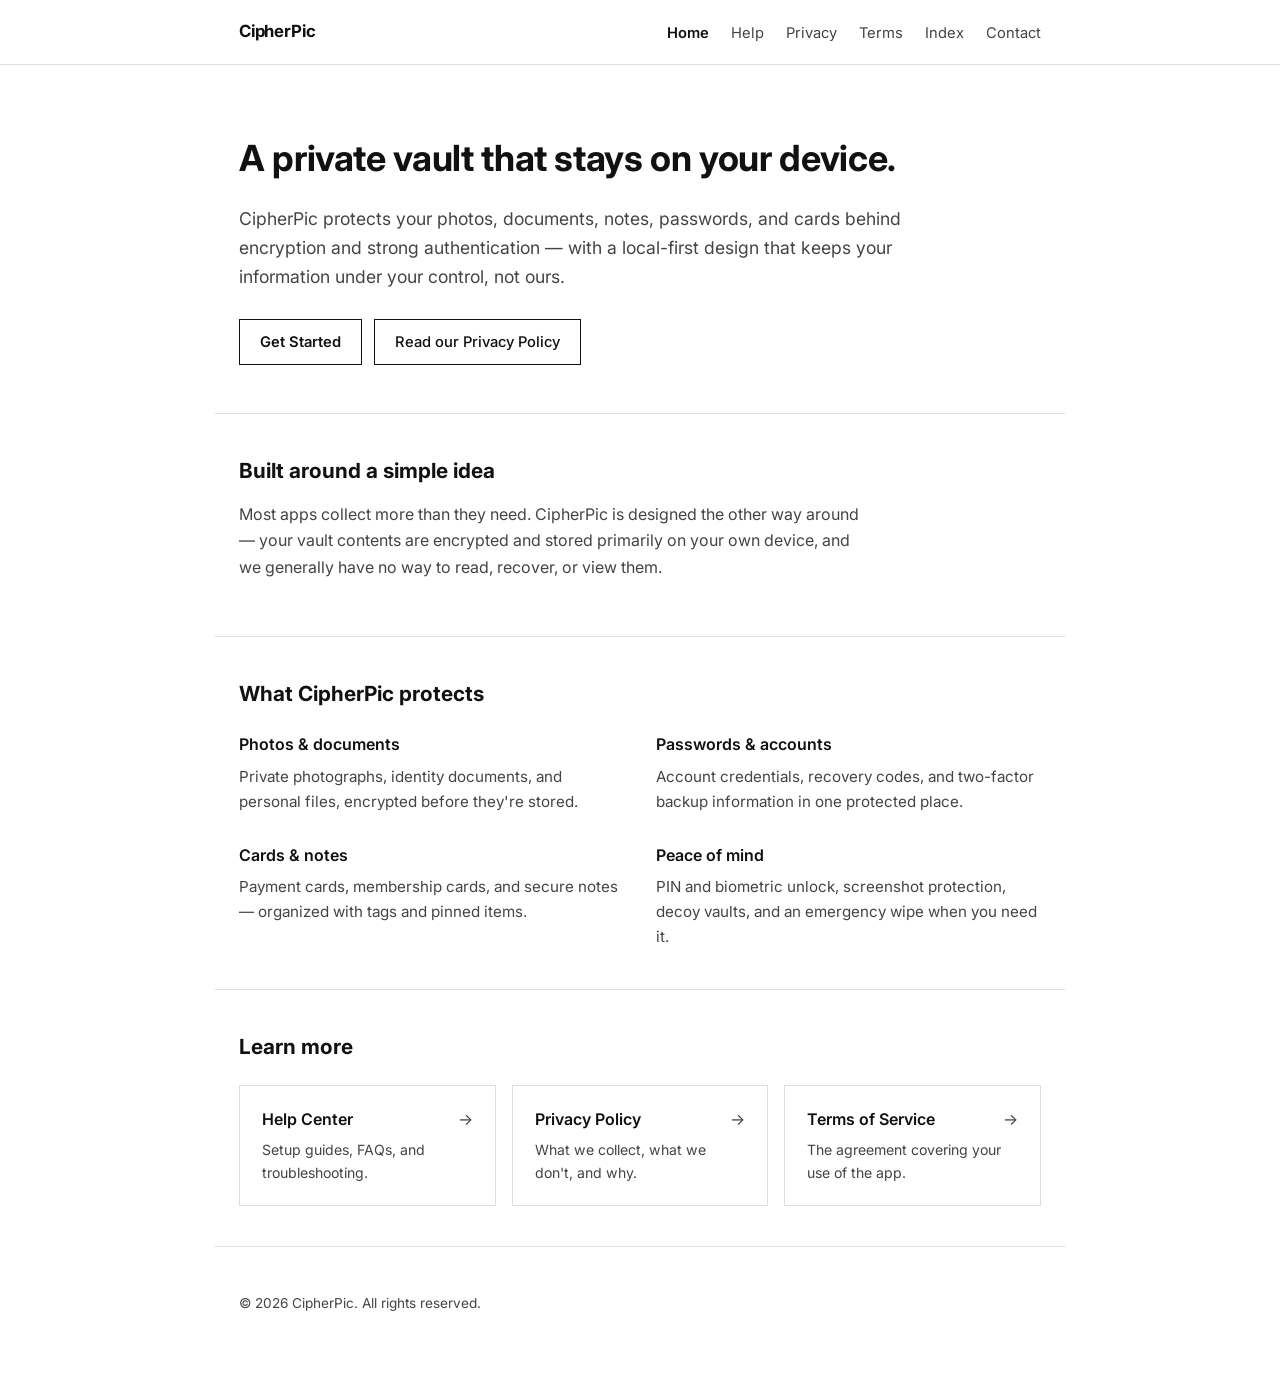
<file: index.html>
<!DOCTYPE html>
<html lang="en">
<head>
<meta charset="UTF-8">
<meta name="viewport" content="width=device-width, initial-scale=1.0">
<title>CipherPic — Private, Local-First Vault</title>
<link rel="preconnect" href="https://fonts.googleapis.com">
<link href="https://fonts.googleapis.com/css2?family=Inter:wght@400;500;600;700&display=swap" rel="stylesheet">
<link rel="stylesheet" href="styles.css">
</head>
<body>

<nav class="sitenav" aria-label="Site">
  <div class="sitenav-inner">
    <a class="sitenav-brand" href="index.html">CipherPic</a>
    <ul class="sitenav-links">
      <li><a href="index.html" aria-current="page">Home</a></li>
      <li><a href="help.html">Help</a></li>
      <li><a href="privacy.html">Privacy</a></li>
      <li><a href="terms.html">Terms</a></li>
      <li><a href="sitemap.html">Index</a></li>
      <li><a href="contact.html">Contact</a></li>
    </ul>
  </div>
</nav>

<header class="hero">
  <h1>A private vault that stays on your device.</h1>
  <p class="lede">
    CipherPic protects your photos, documents, notes, passwords, and cards
    behind encryption and strong authentication — with a local-first design
    that keeps your information under your control, not ours.
  </p>
  <div class="hero-actions">
    <a class="btn" href="help.html">Get Started</a>
    <a class="btn btn-quiet" href="privacy.html">Read our Privacy Policy</a>
  </div>
</header>

<section class="home-section">
  <h2>Built around a simple idea</h2>
  <p style="max-width:62ch; color:var(--text-muted); margin-top:-8px;">
    Most apps collect more than they need. CipherPic is designed the other
    way around — your vault contents are encrypted and stored primarily on
    your own device, and we generally have no way to read, recover, or view
    them.
  </p>
</section>

<section class="home-section">
  <h2>What CipherPic protects</h2>
  <div class="feature-grid">
    <div class="feature-item">
      <h3>Photos &amp; documents</h3>
      <p>Private photographs, identity documents, and personal files, encrypted before they're stored.</p>
    </div>
    <div class="feature-item">
      <h3>Passwords &amp; accounts</h3>
      <p>Account credentials, recovery codes, and two-factor backup information in one protected place.</p>
    </div>
    <div class="feature-item">
      <h3>Cards &amp; notes</h3>
      <p>Payment cards, membership cards, and secure notes — organized with tags and pinned items.</p>
    </div>
    <div class="feature-item">
      <h3>Peace of mind</h3>
      <p>PIN and biometric unlock, screenshot protection, decoy vaults, and an emergency wipe when you need it.</p>
    </div>
  </div>
</section>

<section class="home-section">
  <h2>Learn more</h2>
  <div class="link-cards">
    <a class="link-card" href="help.html">
      <h3>Help Center</h3>
      <p>Setup guides, FAQs, and troubleshooting.</p>
    </a>
    <a class="link-card" href="privacy.html">
      <h3>Privacy Policy</h3>
      <p>What we collect, what we don't, and why.</p>
    </a>
    <a class="link-card" href="terms.html">
      <h3>Terms of Service</h3>
      <p>The agreement covering your use of the app.</p>
    </a>
  </div>
</section>

<footer class="doc-footer">
  <p>© 2026 CipherPic. All rights reserved.</p>
</footer>

</body>
</html>
</file>
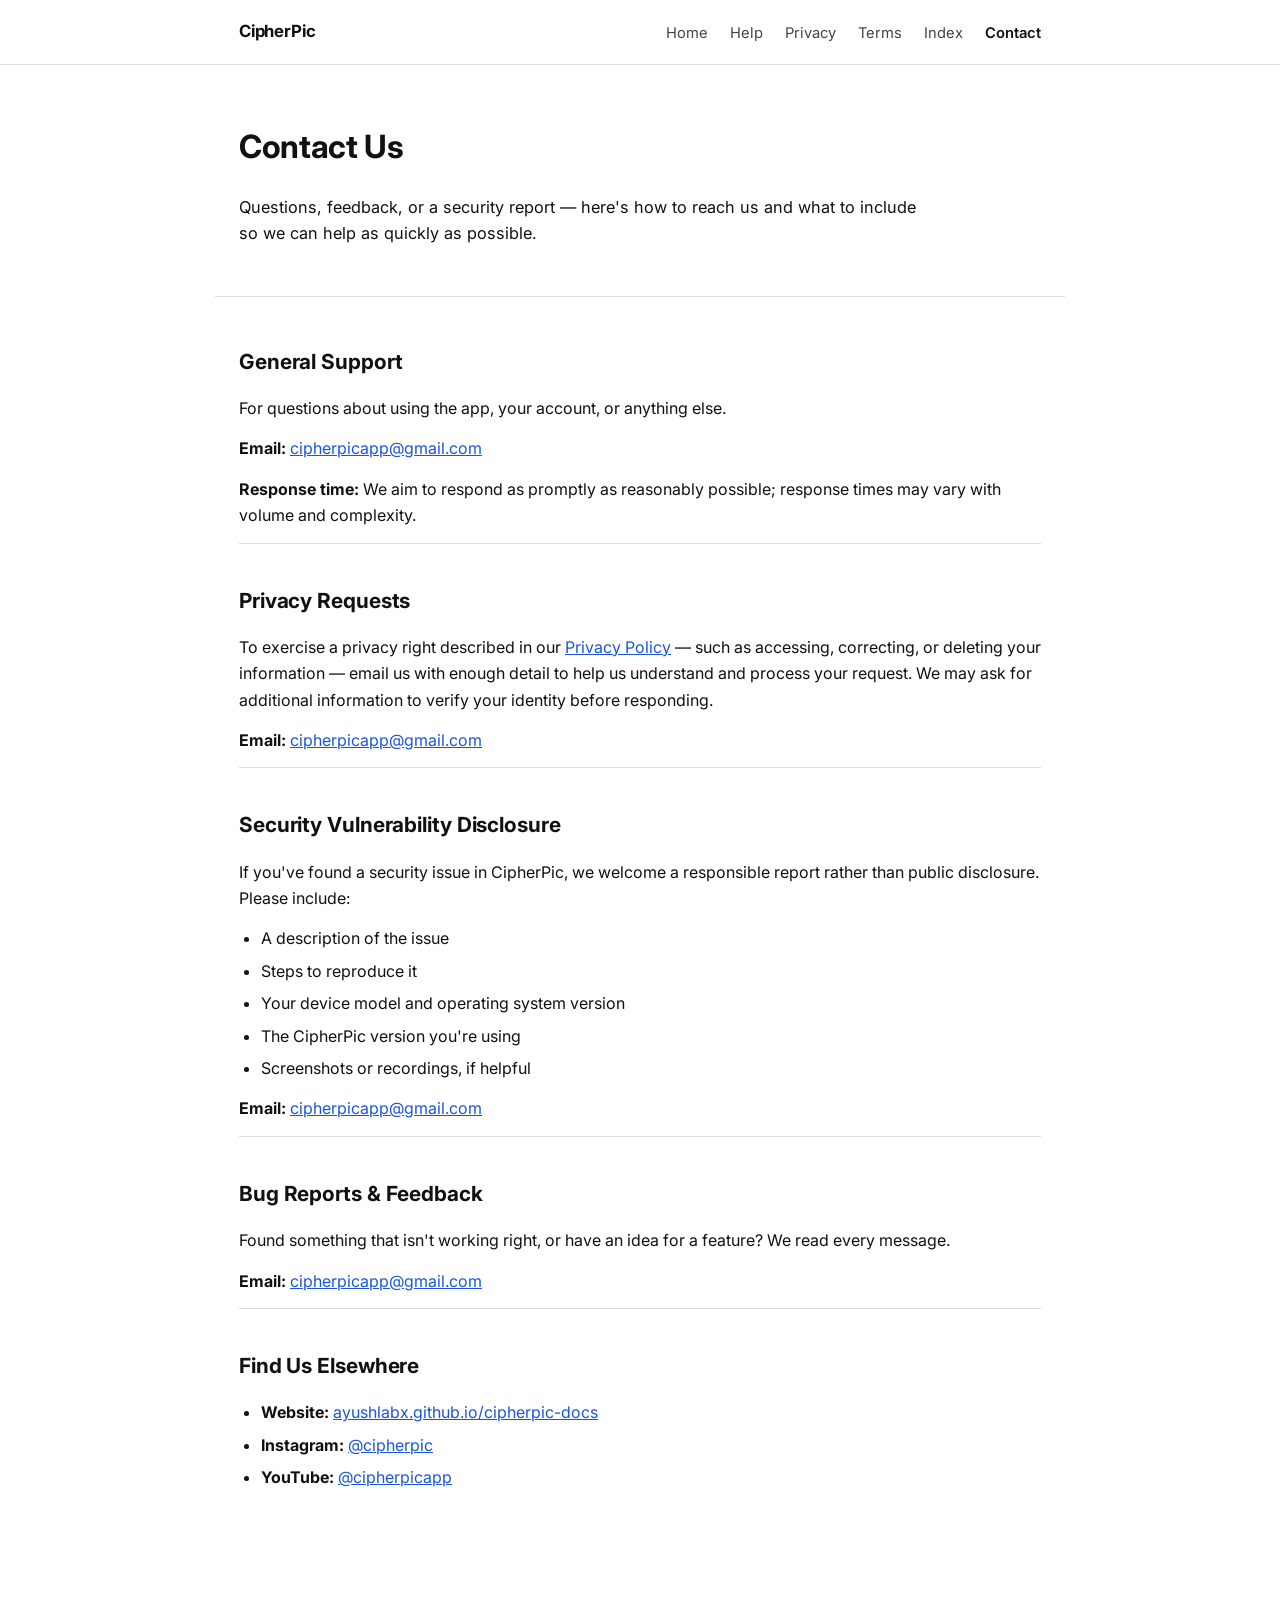
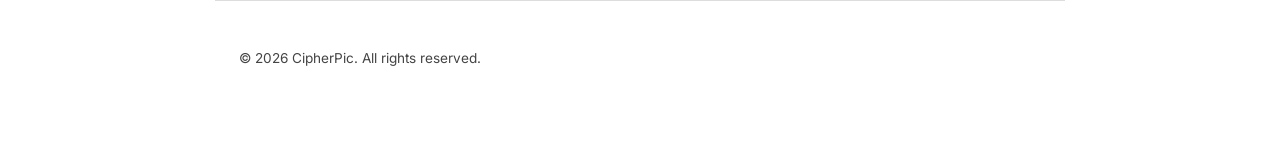
<file: contact.html>
<!DOCTYPE html>
<html lang="en">
<head>
<meta charset="UTF-8">
<meta name="viewport" content="width=device-width, initial-scale=1.0">
<title>Contact — CipherPic</title>
<link rel="preconnect" href="https://fonts.googleapis.com">
<link href="https://fonts.googleapis.com/css2?family=Inter:wght@400;500;600;700&display=swap" rel="stylesheet">
<link rel="stylesheet" href="styles.css">
</head>
<body>

<nav class="sitenav" aria-label="Site">
  <div class="sitenav-inner">
    <a class="sitenav-brand" href="index.html">CipherPic</a>
    <ul class="sitenav-links">
      <li><a href="index.html">Home</a></li>
      <li><a href="help.html">Help</a></li>
      <li><a href="privacy.html">Privacy</a></li>
      <li><a href="terms.html">Terms</a></li>
      <li><a href="sitemap.html">Index</a></li>
      <li><a href="contact.html" aria-current="page">Contact</a></li>
    </ul>
  </div>
</nav>

<header class="doc-header">
  <h1>Contact Us</h1>
  <p class="doc-intro">
    Questions, feedback, or a security report — here's how to reach us and
    what to include so we can help as quickly as possible.
  </p>
</header>

<div class="page">
  <main class="content" style="max-width:850px;">

    <section class="policy-section" id="general-support">
      <h2>General Support</h2>
      <p>For questions about using the app, your account, or anything else.</p>
      <div class="contact-box">
        <p><strong>Email:</strong> <a href="mailto:cipherpicapp@gmail.com">cipherpicapp@gmail.com</a></p>
        <p><strong>Response time:</strong> We aim to respond as promptly as reasonably possible; response times may vary with volume and complexity.</p>
      </div>
    </section>

    <section class="policy-section" id="privacy-requests">
      <h2>Privacy Requests</h2>
      <p>
        To exercise a privacy right described in our <a href="privacy.html#your-rights">Privacy Policy</a>
        — such as accessing, correcting, or deleting your information — email us with enough detail to
        help us understand and process your request. We may ask for additional information to verify
        your identity before responding.
      </p>
      <div class="contact-box">
        <p><strong>Email:</strong> <a href="mailto:cipherpicapp@gmail.com">cipherpicapp@gmail.com</a></p>
      </div>
    </section>

    <section class="policy-section" id="security-disclosure">
      <h2>Security Vulnerability Disclosure</h2>
      <p>
        If you've found a security issue in CipherPic, we welcome a responsible report rather than public
        disclosure. Please include:
      </p>
      <ul>
        <li>A description of the issue</li>
        <li>Steps to reproduce it</li>
        <li>Your device model and operating system version</li>
        <li>The CipherPic version you're using</li>
        <li>Screenshots or recordings, if helpful</li>
      </ul>
      <div class="contact-box">
        <p><strong>Email:</strong> <a href="mailto:cipherpicapp@gmail.com">cipherpicapp@gmail.com</a></p>
      </div>
    </section>

    <section class="policy-section" id="bug-reports">
      <h2>Bug Reports &amp; Feedback</h2>
      <p>
        Found something that isn't working right, or have an idea for a feature? We read every message.
      </p>
      <div class="contact-box">
        <p><strong>Email:</strong> <a href="mailto:cipherpicapp@gmail.com">cipherpicapp@gmail.com</a></p>
      </div>
    </section>

    <section class="policy-section" id="elsewhere">
      <h2>Find Us Elsewhere</h2>
      <ul>
        <li><strong>Website:</strong> <a href="https://ayushlabx.github.io/cipherpic-docs/" target="_blank" rel="noopener noreferrer">ayushlabx.github.io/cipherpic-docs</a></li>
        <li><strong>Instagram:</strong> <a href="https://www.instagram.com/cipherpic" target="_blank" rel="noopener noreferrer">@cipherpic</a></li>
        <li><strong>YouTube:</strong> <a href="https://www.youtube.com/@cipherpicapp" target="_blank" rel="noopener noreferrer">@cipherpicapp</a></li>
      </ul>
    </section>

  </main>
</div>

<footer class="doc-footer">
  <p>© 2026 CipherPic. All rights reserved.</p>
</footer>

</body>
</html>
</file>
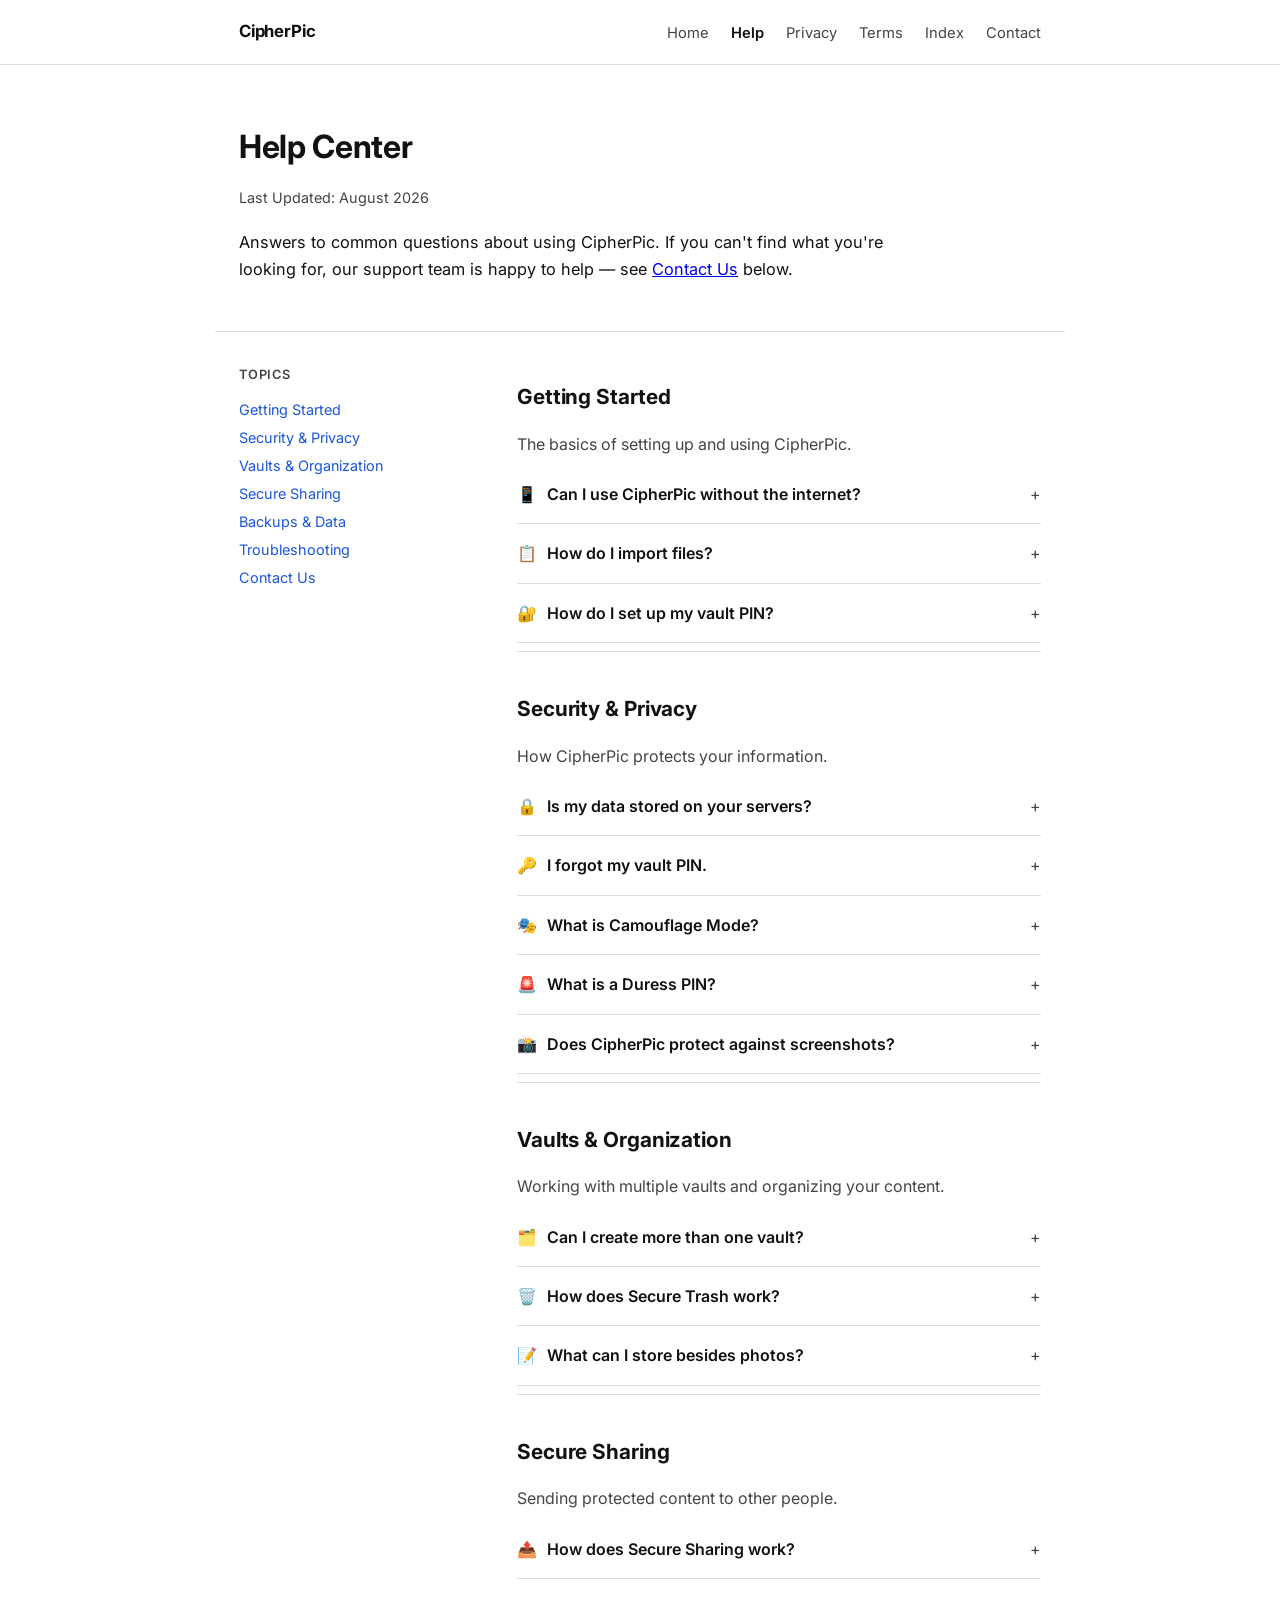
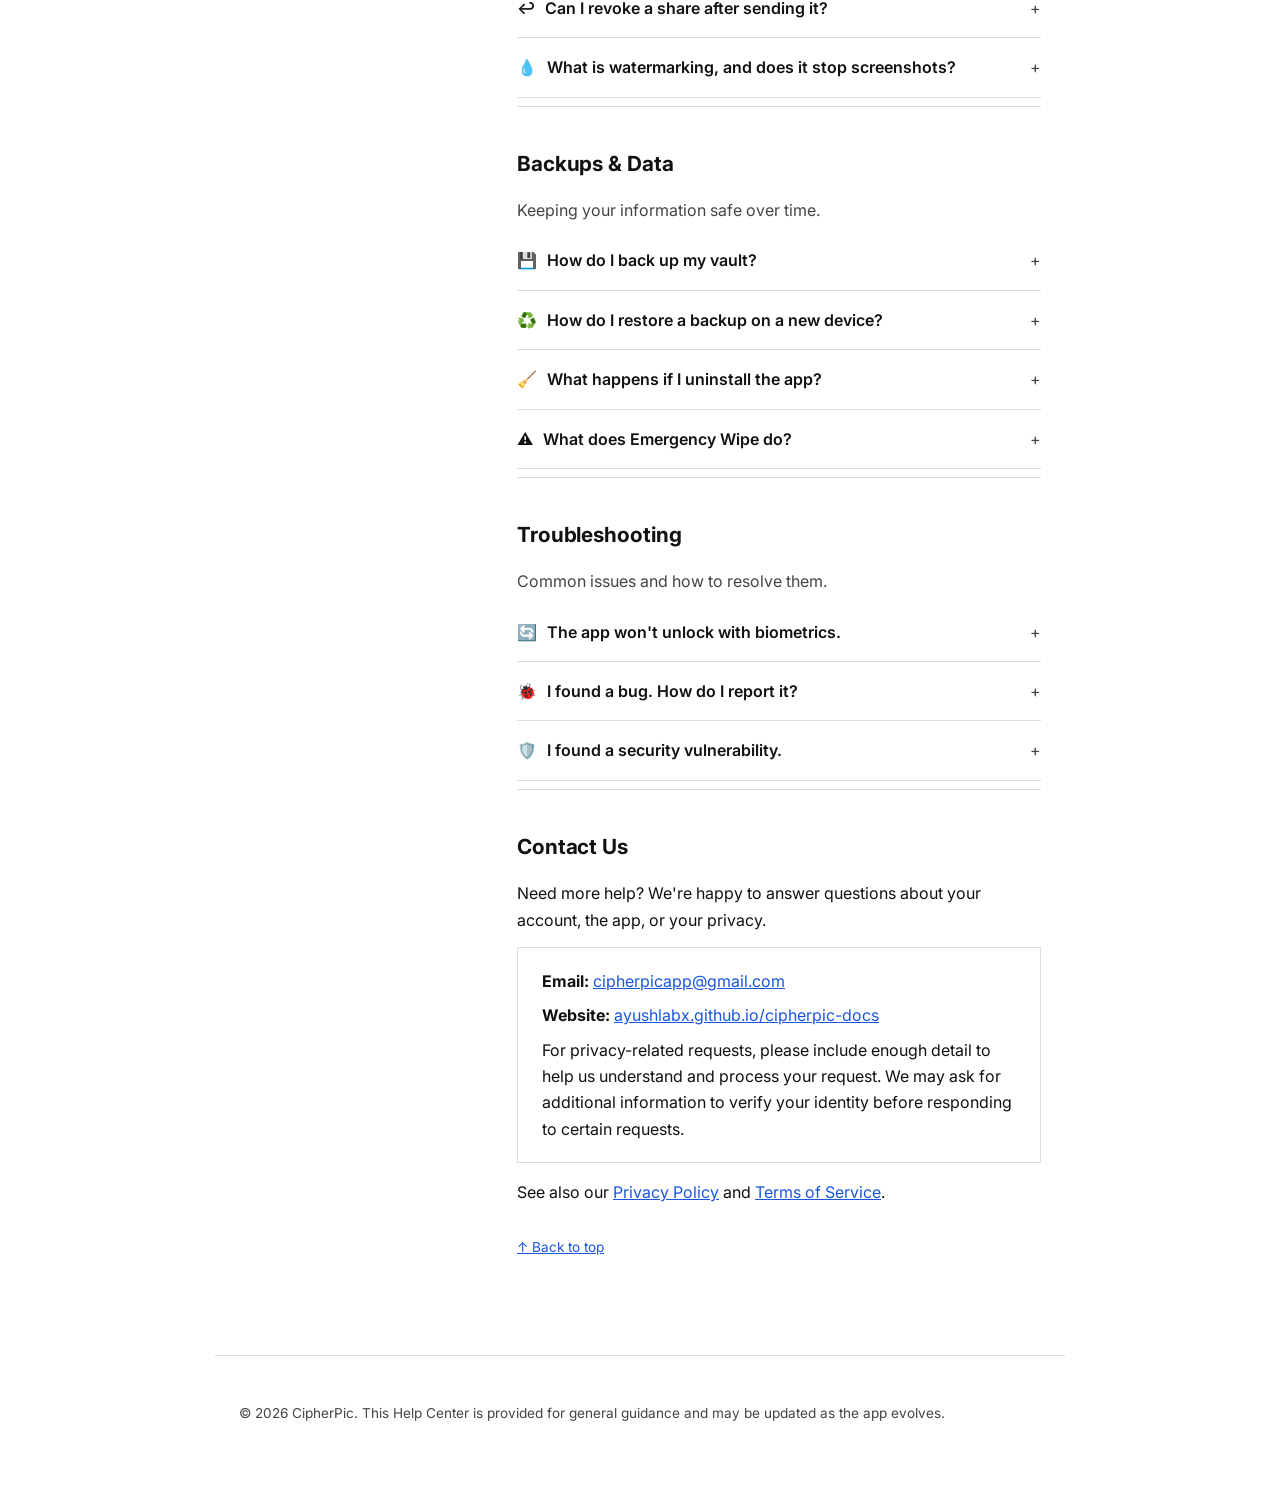
<file: help.html>
<!DOCTYPE html>
<html lang="en">
<head>
<meta charset="UTF-8">
<meta name="viewport" content="width=device-width, initial-scale=1.0">
<title>Help Center — CipherPic</title>
<link rel="preconnect" href="https://fonts.googleapis.com">
<link href="https://fonts.googleapis.com/css2?family=Inter:wght@400;500;600;700&display=swap" rel="stylesheet">
<link rel="stylesheet" href="styles.css">
<style>
  /* Page-specific additions for the FAQ layout — kept consistent with
     privacy.css: no color, no animation, same type scale and spacing. */

  .policy-section p.section-intro {
    color: var(--text-muted);
    margin-bottom: 24px;
  }

  details.faq {
    border-bottom: 1px solid var(--border);
    padding: 16px 0;
  }

  details.faq:first-of-type {
    padding-top: 0;
  }

  details.faq summary {
    cursor: pointer;
    font-weight: 600;
    font-size: 1rem;
    list-style: none;
    display: flex;
    align-items: baseline;
    gap: 10px;
  }

  details.faq summary::-webkit-details-marker {
    display: none;
  }

  details.faq summary::after {
    content: "+";
    margin-left: auto;
    font-weight: 400;
    color: var(--text-muted);
  }

  details.faq[open] summary::after {
    content: "−";
  }

  details.faq .faq-body {
    margin-top: 10px;
    padding-left: 0;
    color: var(--text);
  }

  details.faq .faq-body p {
    margin: 0 0 10px;
  }

  details.faq .faq-body ul {
    margin: 0 0 10px;
    padding-left: 20px;
  }

  .icon {
    flex-shrink: 0;
  }

  .contact-box {
    border: 1px solid var(--border);
    padding: 20px 24px;
    margin-top: 8px;
  }

  .contact-box p {
    margin: 0 0 8px;
  }

  .contact-box p:last-child {
    margin-bottom: 0;
  }
</style>
</head>
<body>
<nav class="sitenav" aria-label="Site">
  <div class="sitenav-inner">
    <a class="sitenav-brand" href="index.html">CipherPic</a>
    <ul class="sitenav-links">
      <li><a href="index.html">Home</a></li>
      <li><a href="help.html" aria-current="page">Help</a></li>
      <li><a href="privacy.html">Privacy</a></li>
      <li><a href="terms.html">Terms</a></li>
      <li><a href="sitemap.html">Index</a></li>
      <li><a href="contact.html">Contact</a></li>
    </ul>
  </div>
</nav>

<header class="doc-header">
  <h1>Help Center</h1>
  <p class="doc-dates">
    <span>Last Updated: August 2026</span>
  </p>
  <p class="doc-intro">
    Answers to common questions about using CipherPic. If you can't find what
    you're looking for, our support team is happy to help — see
    <a href="#contact">Contact Us</a> below.
  </p>
</header>

<div class="page">

  <nav class="toc" aria-label="Table of contents">
    <h2>Topics</h2>
    <ol>
      <li><a href="#getting-started">Getting Started</a></li>
      <li><a href="#security-privacy">Security &amp; Privacy</a></li>
      <li><a href="#vaults">Vaults &amp; Organization</a></li>
      <li><a href="#sharing">Secure Sharing</a></li>
      <li><a href="#backups">Backups &amp; Data</a></li>
      <li><a href="#troubleshooting">Troubleshooting</a></li>
      <li><a href="#contact">Contact Us</a></li>
    </ol>
  </nav>

  <main class="content">

    <section class="policy-section" id="getting-started">
      <h2>Getting Started</h2>
      <p class="section-intro">The basics of setting up and using CipherPic.</p>

      <details class="faq">
        <summary><span class="icon">📱</span> Can I use CipherPic without the internet?</summary>
        <div class="faq-body">
          <p>Yes. Almost all vault features — creating vaults, storing photos and notes, PIN and biometric unlock, and organizing content — work completely offline. An internet connection is only needed for optional features such as app updates or, if enabled, server-relayed sharing.</p>
        </div>
      </details>

      <details class="faq">
        <summary><span class="icon">📋</span> How do I import files?</summary>
        <div class="faq-body">
          <p>Tap the <strong>+</strong> button within a vault and follow the Import Security Wizard. You can import from your camera, photo gallery, device storage, or clipboard. Only the content you select is imported — CipherPic does not scan your device automatically.</p>
        </div>
      </details>

      <details class="faq">
        <summary><span class="icon">🔐</span> How do I set up my vault PIN?</summary>
        <div class="faq-body">
          <p>You'll be prompted to create a PIN the first time you open CipherPic. We recommend choosing a PIN that isn't used anywhere else, and enabling biometric unlock (if your device supports it) for faster access without weakening your security.</p>
          <p>We strongly recommend setting up a recovery method at this stage — see <a href="#forgot-pin">"I forgot my vault PIN"</a> below for why this matters.</p>
        </div>
      </details>

    </section>

    <section class="policy-section" id="security-privacy">
      <h2>Security &amp; Privacy</h2>
      <p class="section-intro">How CipherPic protects your information.</p>

      <details class="faq">
        <summary><span class="icon">🔒</span> Is my data stored on your servers?</summary>
        <div class="faq-body">
          <p>No. In Offline Mode, your encrypted vaults remain only on your device. CipherPic is built as a local-first application, so your protected content — photos, notes, passwords, and documents — is not routinely uploaded, copied, or monitored on our servers.</p>
          <p>The only exception is if you choose to use an optional, clearly labeled server-assisted sharing feature — see <a href="#sharing">Secure Sharing</a> for details.</p>
        </div>
      </details>

      <details class="faq" id="forgot-pin">
        <summary><span class="icon">🔑</span> I forgot my vault PIN.</summary>
        <div class="faq-body">
          <p>Use your recovery method if you configured one, such as a recovery code or security questions. If you did not set up a recovery method, your encrypted data may not be recoverable — by us or anyone else.</p>
          <p>This is a deliberate part of CipherPic's design: because we never receive or store your PIN or encryption keys, we have no way to unlock a vault on your behalf. We strongly recommend setting up a recovery method as soon as you create your vault.</p>
        </div>
      </details>

      <details class="faq">
        <summary><span class="icon">🎭</span> What is Camouflage Mode?</summary>
        <div class="faq-body">
          <p>Camouflage Mode disguises CipherPic's app icon and interface as another everyday app — such as a calculator or weather app — for additional privacy on a shared or borrowed device. The vault itself remains protected by your PIN or biometric unlock underneath the disguise.</p>
        </div>
      </details>

      <details class="faq">
        <summary><span class="icon">🚨</span> What is a Duress PIN?</summary>
        <div class="faq-body">
          <p>A Duress PIN is a special PIN you configure that opens a decoy vault instead of your real vault. If you're ever asked or pressured to unlock CipherPic, entering your Duress PIN shows a separate, non-sensitive vault while your real content stays hidden and protected.</p>
        </div>
      </details>

      <details class="faq">
        <summary><span class="icon">📸</span> Does CipherPic protect against screenshots?</summary>
        <div class="faq-body">
          <p>CipherPic includes screenshot and screen-recording protection while viewing protected content, where supported by your device's operating system. This is intended as a deterrent rather than an absolute guarantee — no app can fully prevent capture by every possible method, such as a second device photographing the screen.</p>
        </div>
      </details>

    </section>

    <section class="policy-section" id="vaults">
      <h2>Vaults &amp; Organization</h2>
      <p class="section-intro">Working with multiple vaults and organizing your content.</p>

      <details class="faq">
        <summary><span class="icon">🗂️</span> Can I create more than one vault?</summary>
        <div class="faq-body">
          <p>Yes. CipherPic supports multiple independent vaults, each with its own protection. This is useful for separating personal and shared content, or for using Hidden Vault and Decoy Vault features alongside your primary vault.</p>
        </div>
      </details>

      <details class="faq">
        <summary><span class="icon">🗑️</span> How does Secure Trash work?</summary>
        <div class="faq-body">
          <p>When you delete an item from a vault, it moves to Secure Trash rather than being removed immediately. It stays there until you permanently delete it, empty Secure Trash, or an automatic cleanup period you've configured expires. This gives you a safety net against accidental deletion.</p>
        </div>
      </details>

      <details class="faq">
        <summary><span class="icon">📝</span> What can I store besides photos?</summary>
        <div class="faq-body">
          <p>In addition to photographs and images, CipherPic vaults can hold secure notes, passwords and account credentials, payment and membership cards, identity documents, and clipboard entries you choose to save.</p>
        </div>
      </details>

    </section>

    <section class="policy-section" id="sharing">
      <h2>Secure Sharing</h2>
      <p class="section-intro">Sending protected content to other people.</p>

      <details class="faq">
        <summary><span class="icon">📤</span> How does Secure Sharing work?</summary>
        <div class="faq-body">
          <p>Images are shared as encrypted <code>.cps</code> files, which only authorized CipherPic users can open. Depending on the sharing mode you choose, the file may be protected by a password you set locally, or — for server-assisted shares — by controls such as expiry and view limits enforced through our servers.</p>
        </div>
      </details>

      <details class="faq">
        <summary><span class="icon">↩️</span> Can I revoke a share after sending it?</summary>
        <div class="faq-body">
          <p>It depends on the sharing mode. Locally shared files are password-protected, but once a copy is in someone else's hands, it can't be retrieved or revoked. Server-assisted shares support expiry, view limits, and revocation — but only against apps that respect those controls; we can't guarantee that a modified or offline app won't retain content.</p>
          <p>For this reason, only share content with people you trust.</p>
        </div>
      </details>

      <details class="faq">
        <summary><span class="icon">💧</span> What is watermarking, and does it stop screenshots?</summary>
        <div class="faq-body">
          <p>CipherPic can add a visible or embedded watermark to shared images to discourage unauthorized redistribution. Watermarking is a deterrent, not a guarantee — it can potentially be removed or degraded through image editing, resizing, or recompression.</p>
        </div>
      </details>

    </section>

    <section class="policy-section" id="backups">
      <h2>Backups &amp; Data</h2>
      <p class="section-intro">Keeping your information safe over time.</p>

      <details class="faq">
        <summary><span class="icon">💾</span> How do I back up my vault?</summary>
        <div class="faq-body">
          <p>Open Settings and select Backup to create an encrypted backup file of your vault contents. You choose where the backup is saved — such as local storage or a cloud provider of your choice. CipherPic does not automatically upload backups anywhere.</p>
        </div>
      </details>

      <details class="faq">
        <summary><span class="icon">♻️</span> How do I restore a backup on a new device?</summary>
        <div class="faq-body">
          <p>Install CipherPic on your new device, then choose Restore from Backup and select your saved backup file. You'll need the PIN or password associated with that backup to decrypt it.</p>
        </div>
      </details>

      <details class="faq">
        <summary><span class="icon">🧹</span> What happens if I uninstall the app?</summary>
        <div class="faq-body">
          <p>Uninstalling CipherPic removes the app and its locally stored data from your device, including your vaults, unless you've created a backup beforehand. If you want to keep access to your content, create and securely store a backup before uninstalling.</p>
        </div>
      </details>

      <details class="faq">
        <summary><span class="icon">⚠️</span> What does Emergency Wipe do?</summary>
        <div class="faq-body">
          <p>Emergency Wipe permanently erases your vault contents from the device. It's designed for situations where you need to immediately remove sensitive data. This action cannot be undone unless you have a separate backup stored elsewhere.</p>
        </div>
      </details>

    </section>

    <section class="policy-section" id="troubleshooting">
      <h2>Troubleshooting</h2>
      <p class="section-intro">Common issues and how to resolve them.</p>

      <details class="faq">
        <summary><span class="icon">🔄</span> The app won't unlock with biometrics.</summary>
        <div class="faq-body">
          <p>Try the following:</p>
          <ul>
            <li>Confirm biometric authentication is enabled for CipherPic in your device settings.</li>
            <li>Re-register your fingerprint or face in your device's system settings if it was recently changed.</li>
            <li>Use your PIN as a fallback, then re-enable biometric unlock from within CipherPic's security settings.</li>
          </ul>
        </div>
      </details>

      <details class="faq">
        <summary><span class="icon">🐞</span> I found a bug. How do I report it?</summary>
        <div class="faq-body">
          <p>Email us at <a href="mailto:cipherpicapp@gmail.com">cipherpicapp@gmail.com</a> with a description of the issue, steps to reproduce it, your device model, operating system version, and CipherPic version. Screenshots or recordings help but aren't required.</p>
        </div>
      </details>

      <details class="faq">
        <summary><span class="icon">🛡️</span> I found a security vulnerability.</summary>
        <div class="faq-body">
          <p>We welcome responsible disclosure. Please email <a href="mailto:cipherpicapp@gmail.com">cipherpicapp@gmail.com</a> with details of the issue and steps to reproduce it, rather than disclosing it publicly, so we can investigate and address it.</p>
        </div>
      </details>

    </section>

    <section class="policy-section" id="contact">
      <h2>Contact Us</h2>
      <p>Need more help? We're happy to answer questions about your account, the app, or your privacy.</p>
      <div class="contact-box">
        <p><strong>Email:</strong> <a href="mailto:cipherpicapp@gmail.com">cipherpicapp@gmail.com</a></p>
        <p><strong>Website:</strong> <a href="https://ayushlabx.github.io/cipherpic-docs/" target="_blank" rel="noopener noreferrer">ayushlabx.github.io/cipherpic-docs</a></p>
        <p>For privacy-related requests, please include enough detail to help us understand and process your request. We may ask for additional information to verify your identity before responding to certain requests.</p>
      </div>
      <p style="margin-top:16px;">
        See also our <a href="privacy.html">Privacy Policy</a> and
        <a href="terms.html">Terms of Service</a>.
      </p>
      <a class="back-to-top" href="#getting-started">↑ Back to top</a>
    </section>

  </main>
</div>

<footer class="doc-footer">
  <p>© 2026 CipherPic. This Help Center is provided for general guidance and may be updated as the app evolves.</p>
</footer>

</body>
</html>
</file>
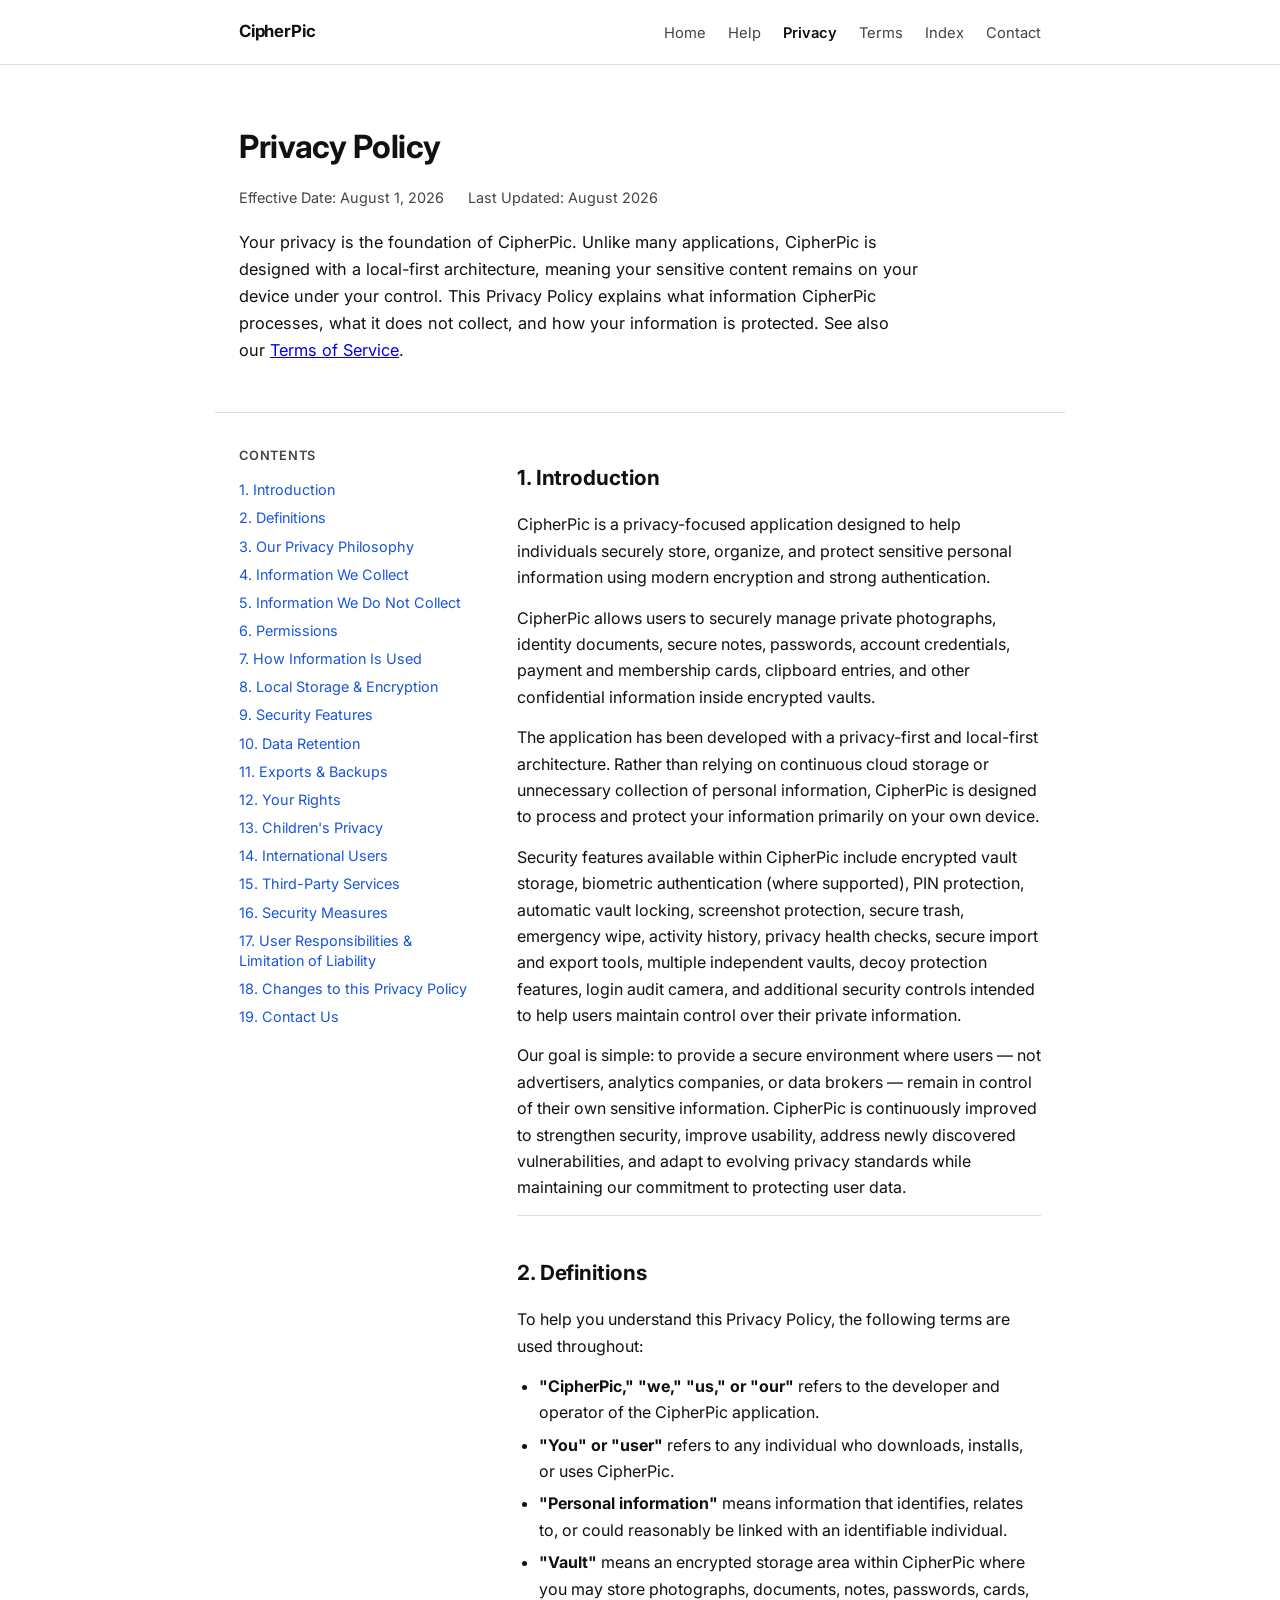
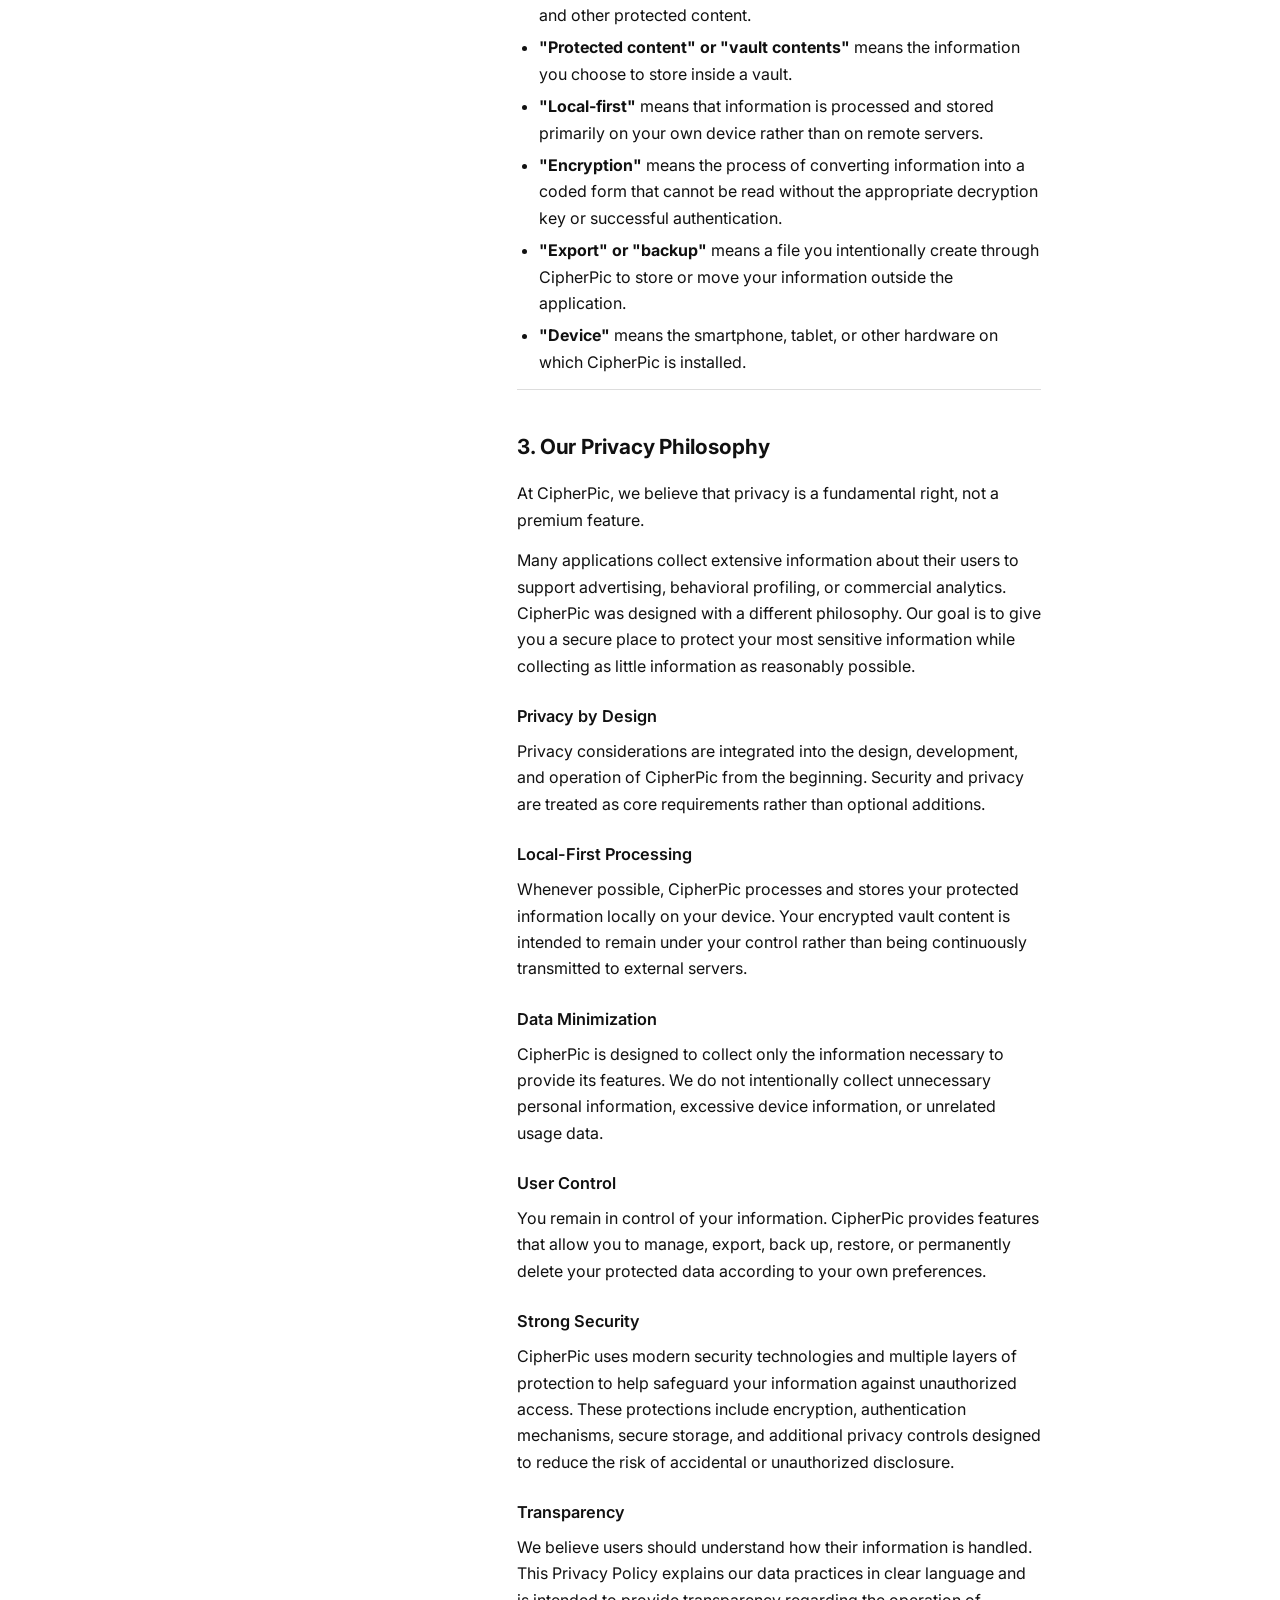
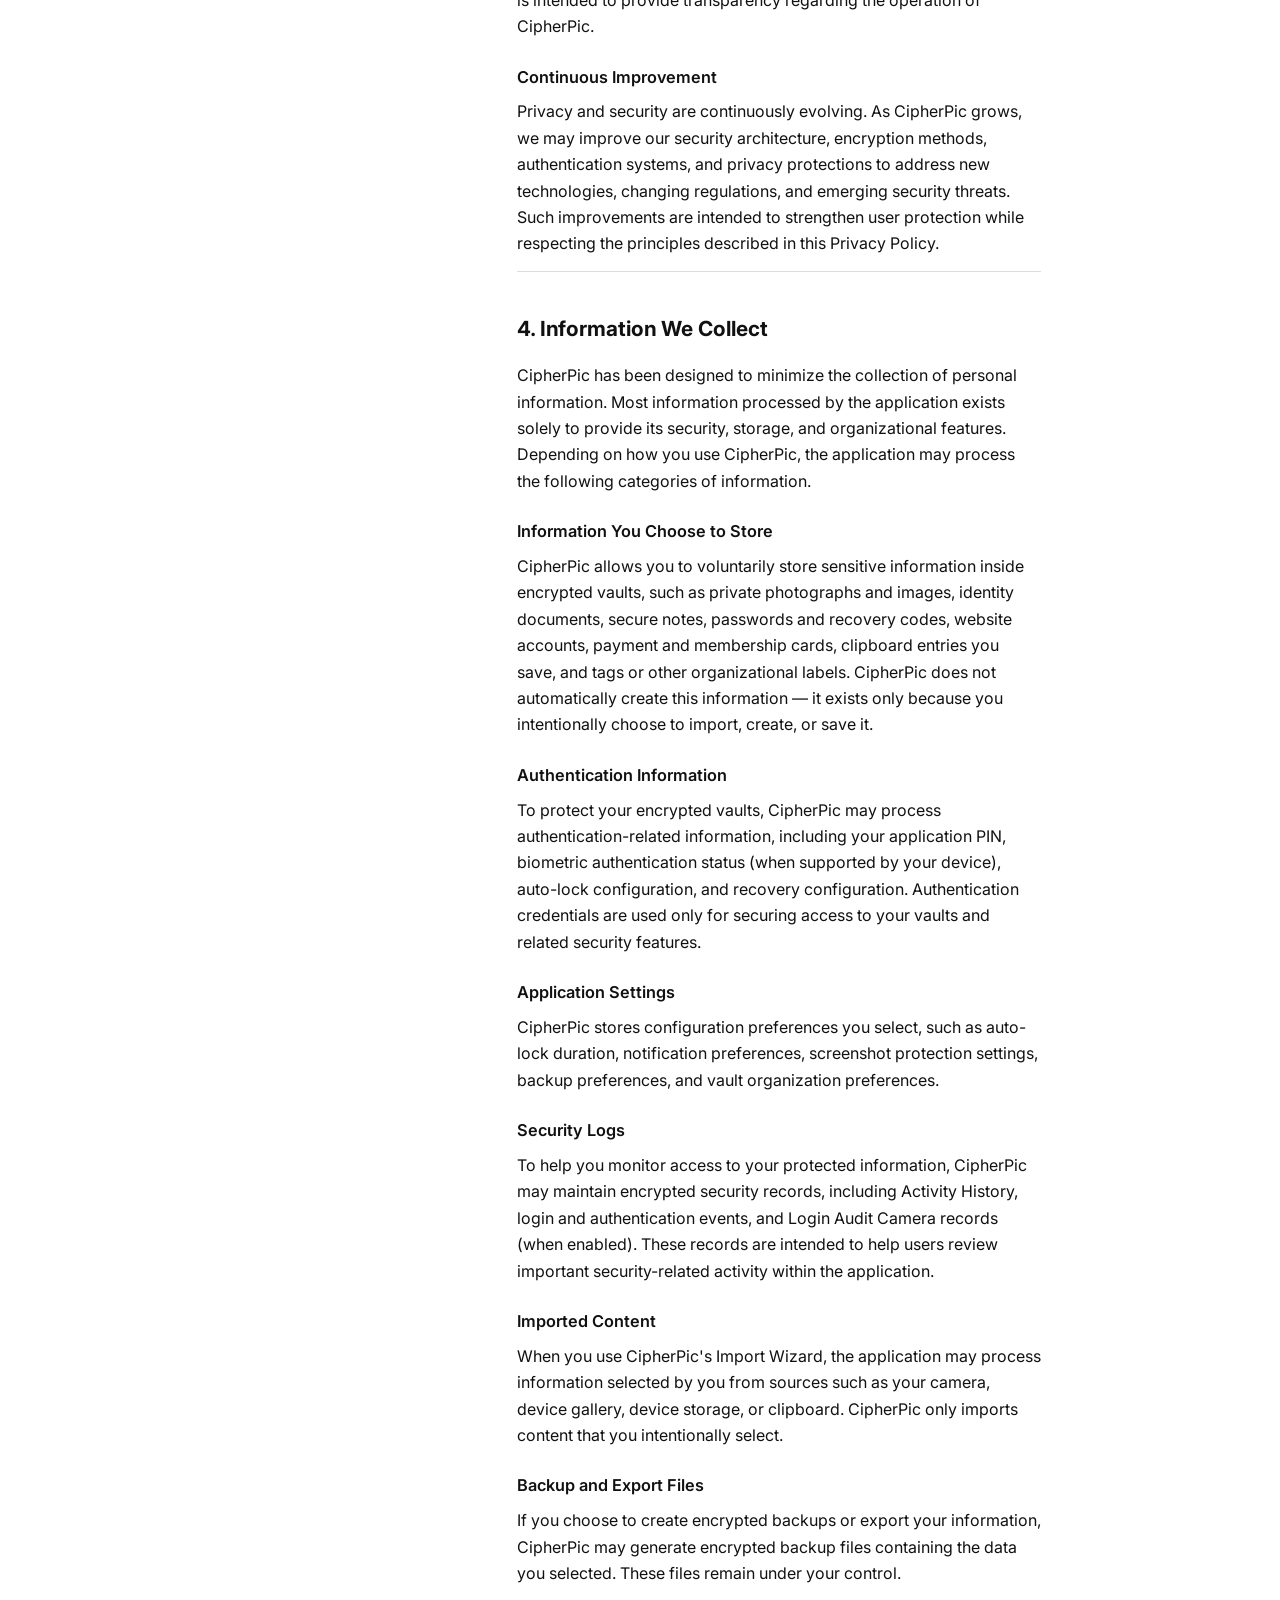
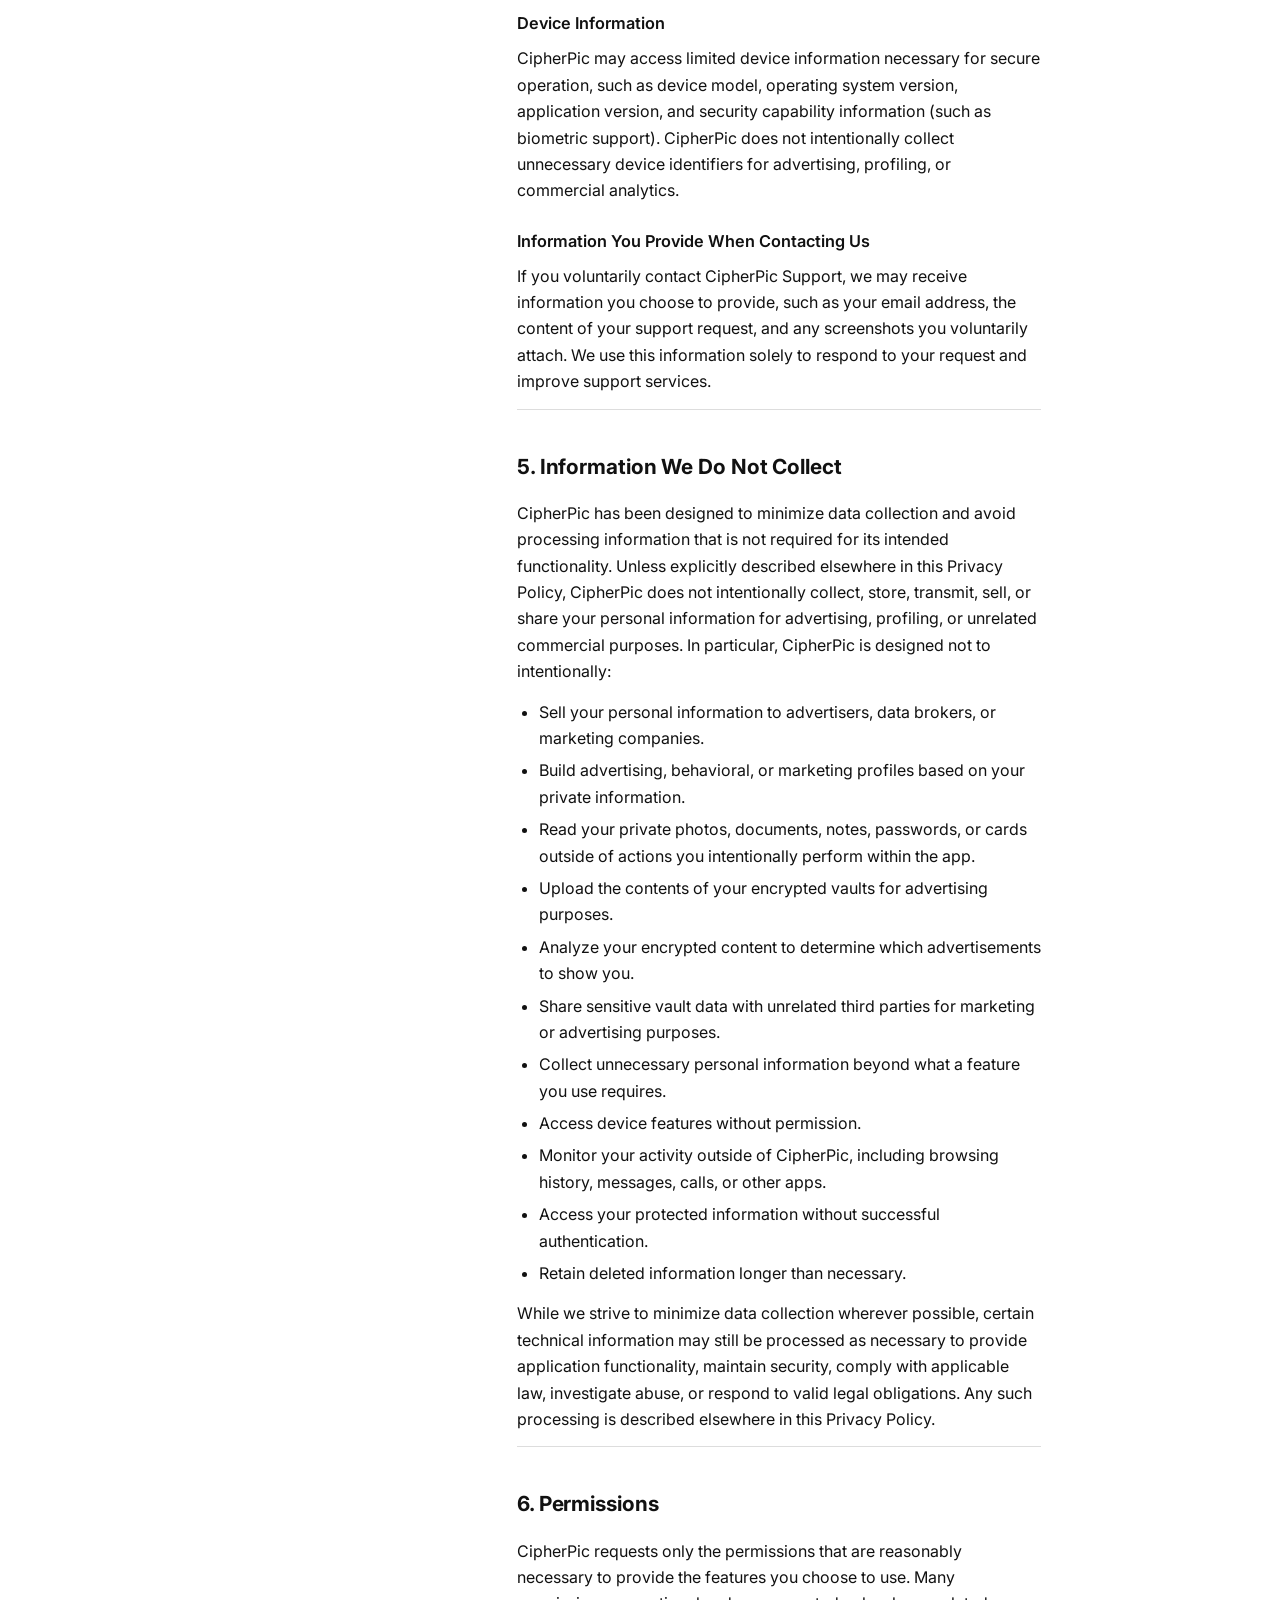
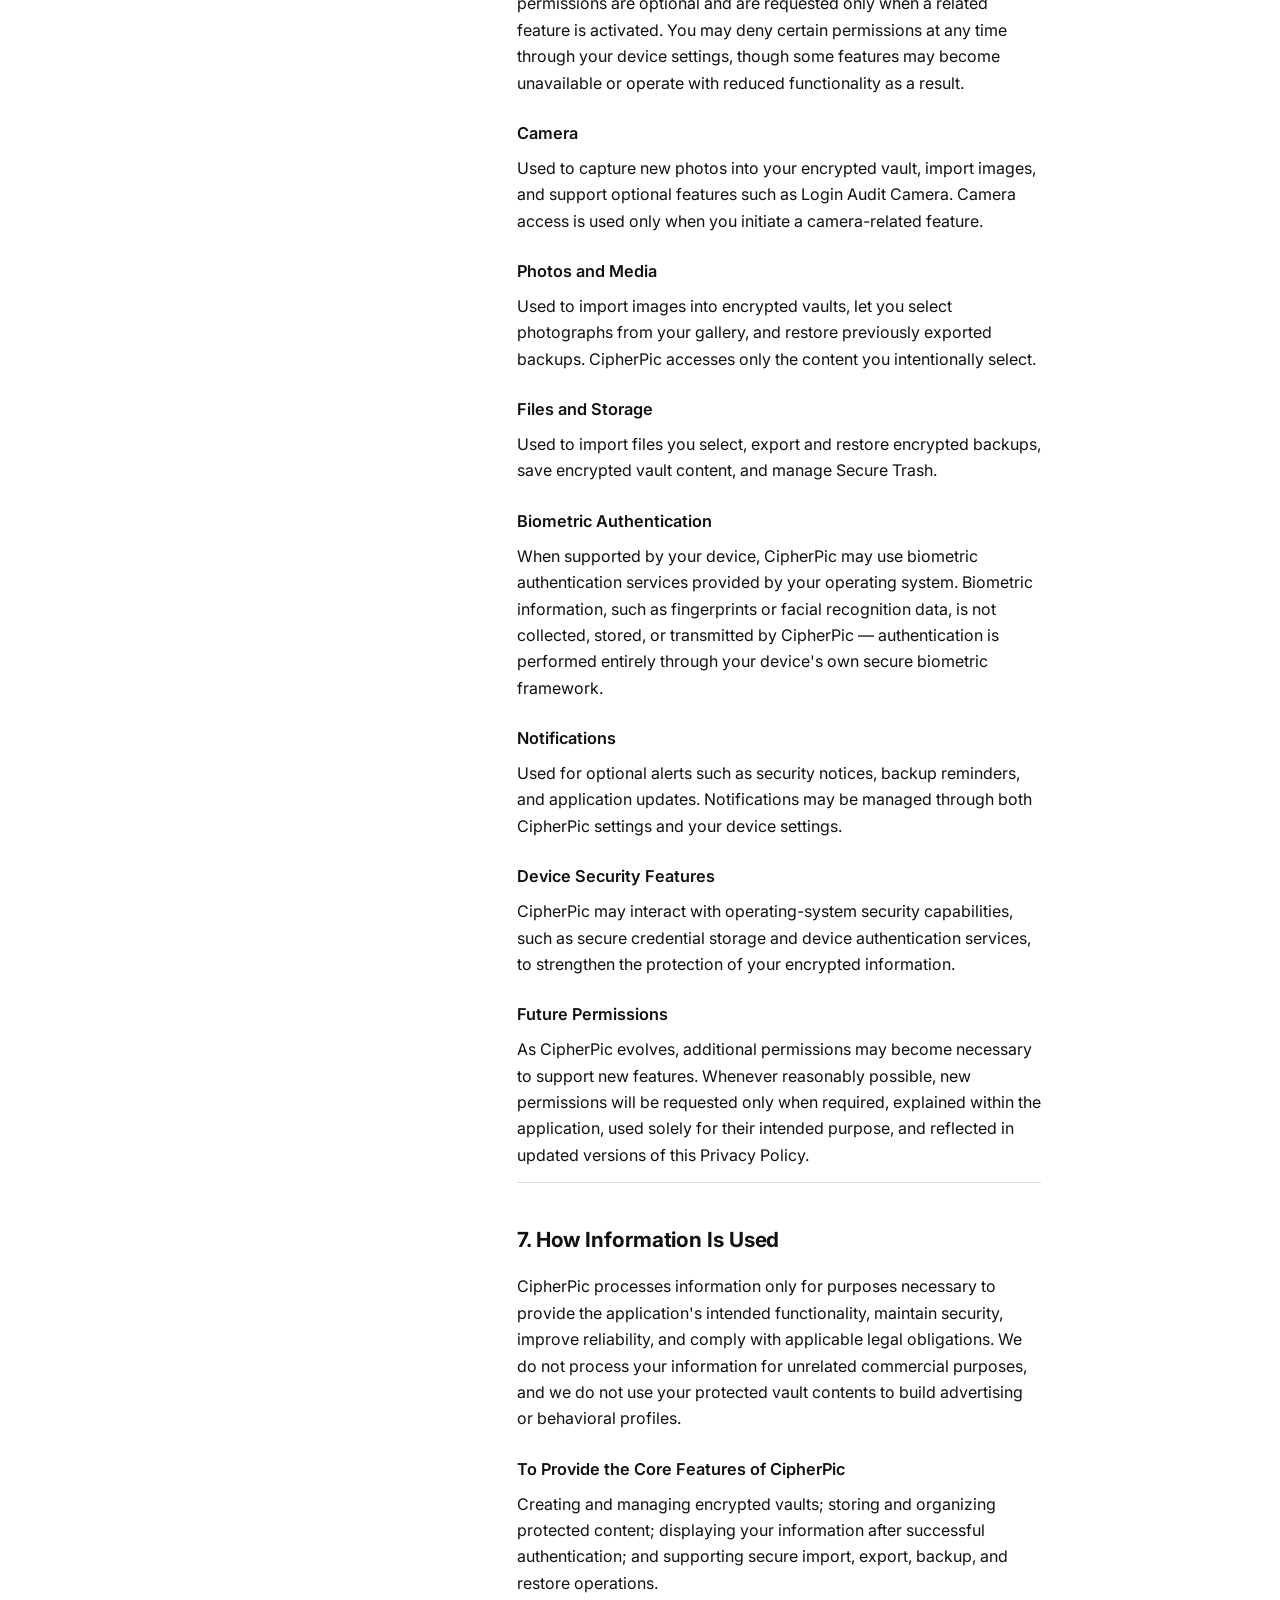
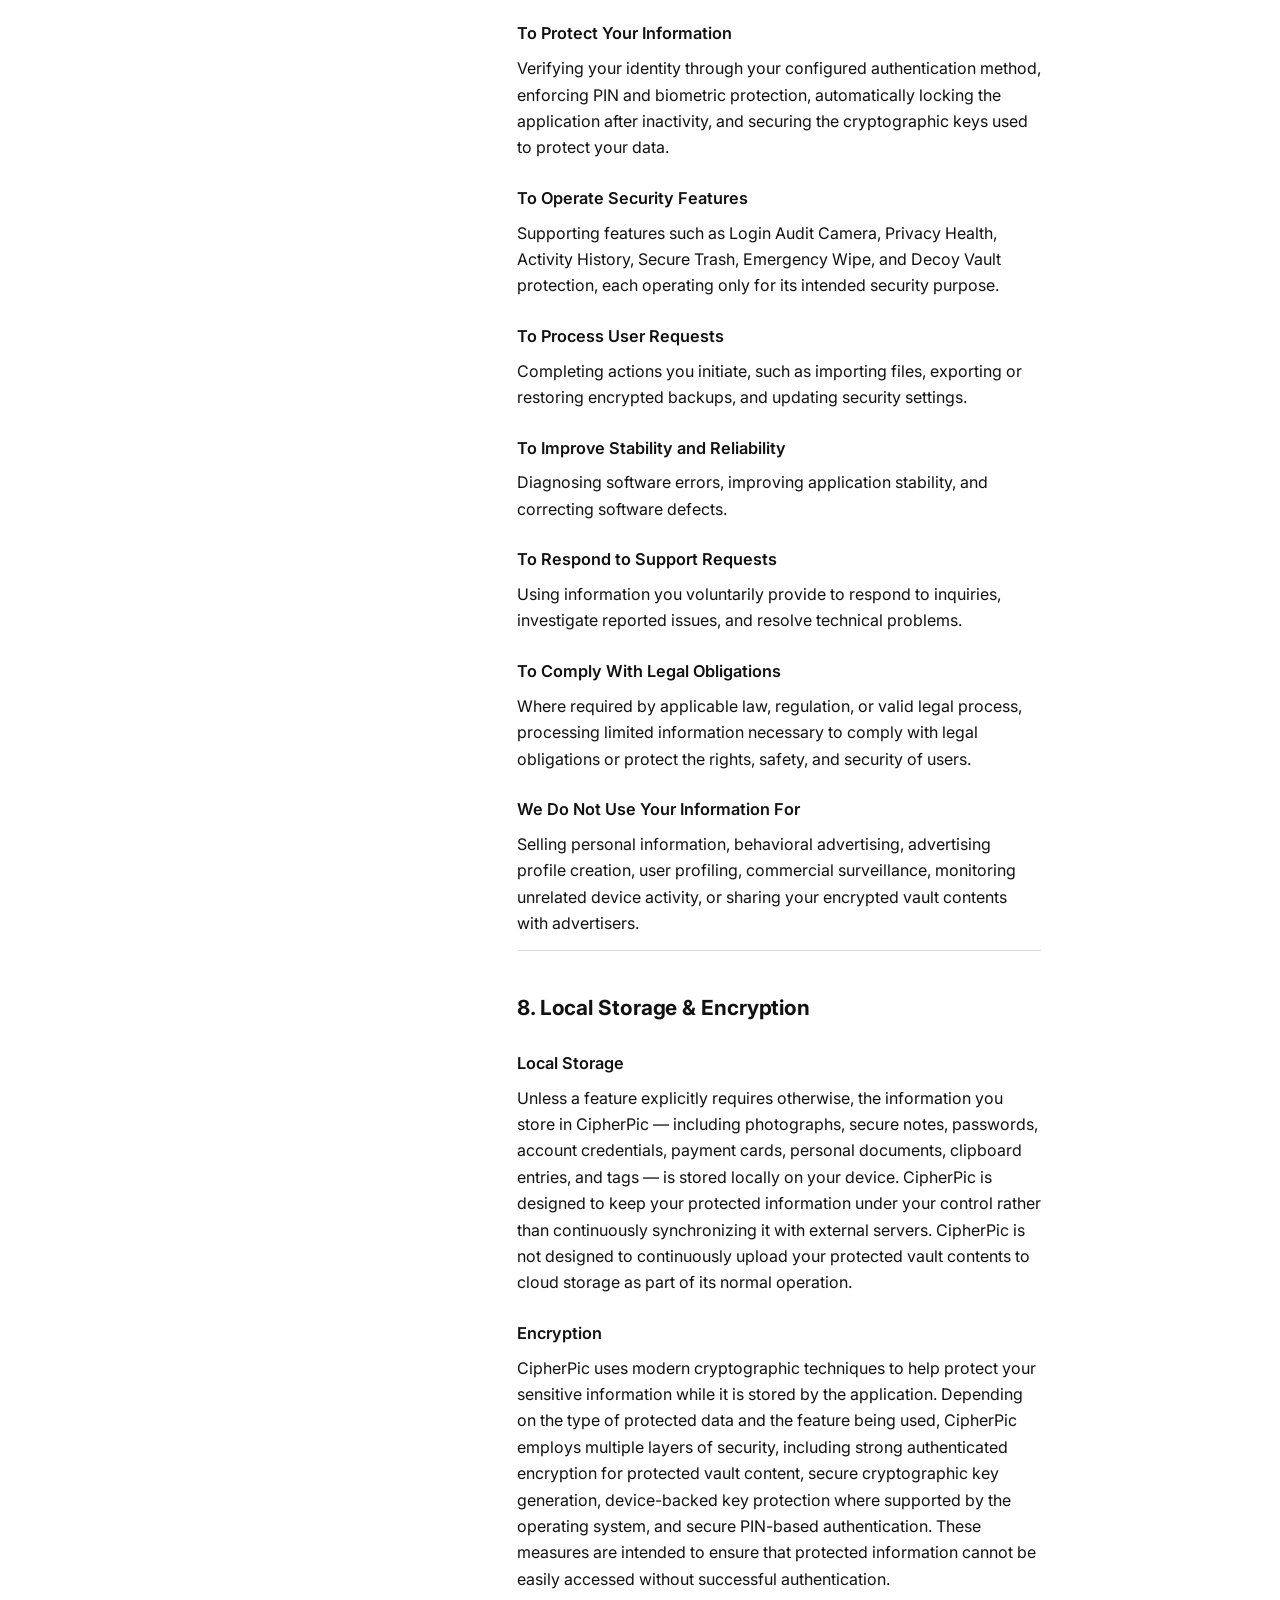
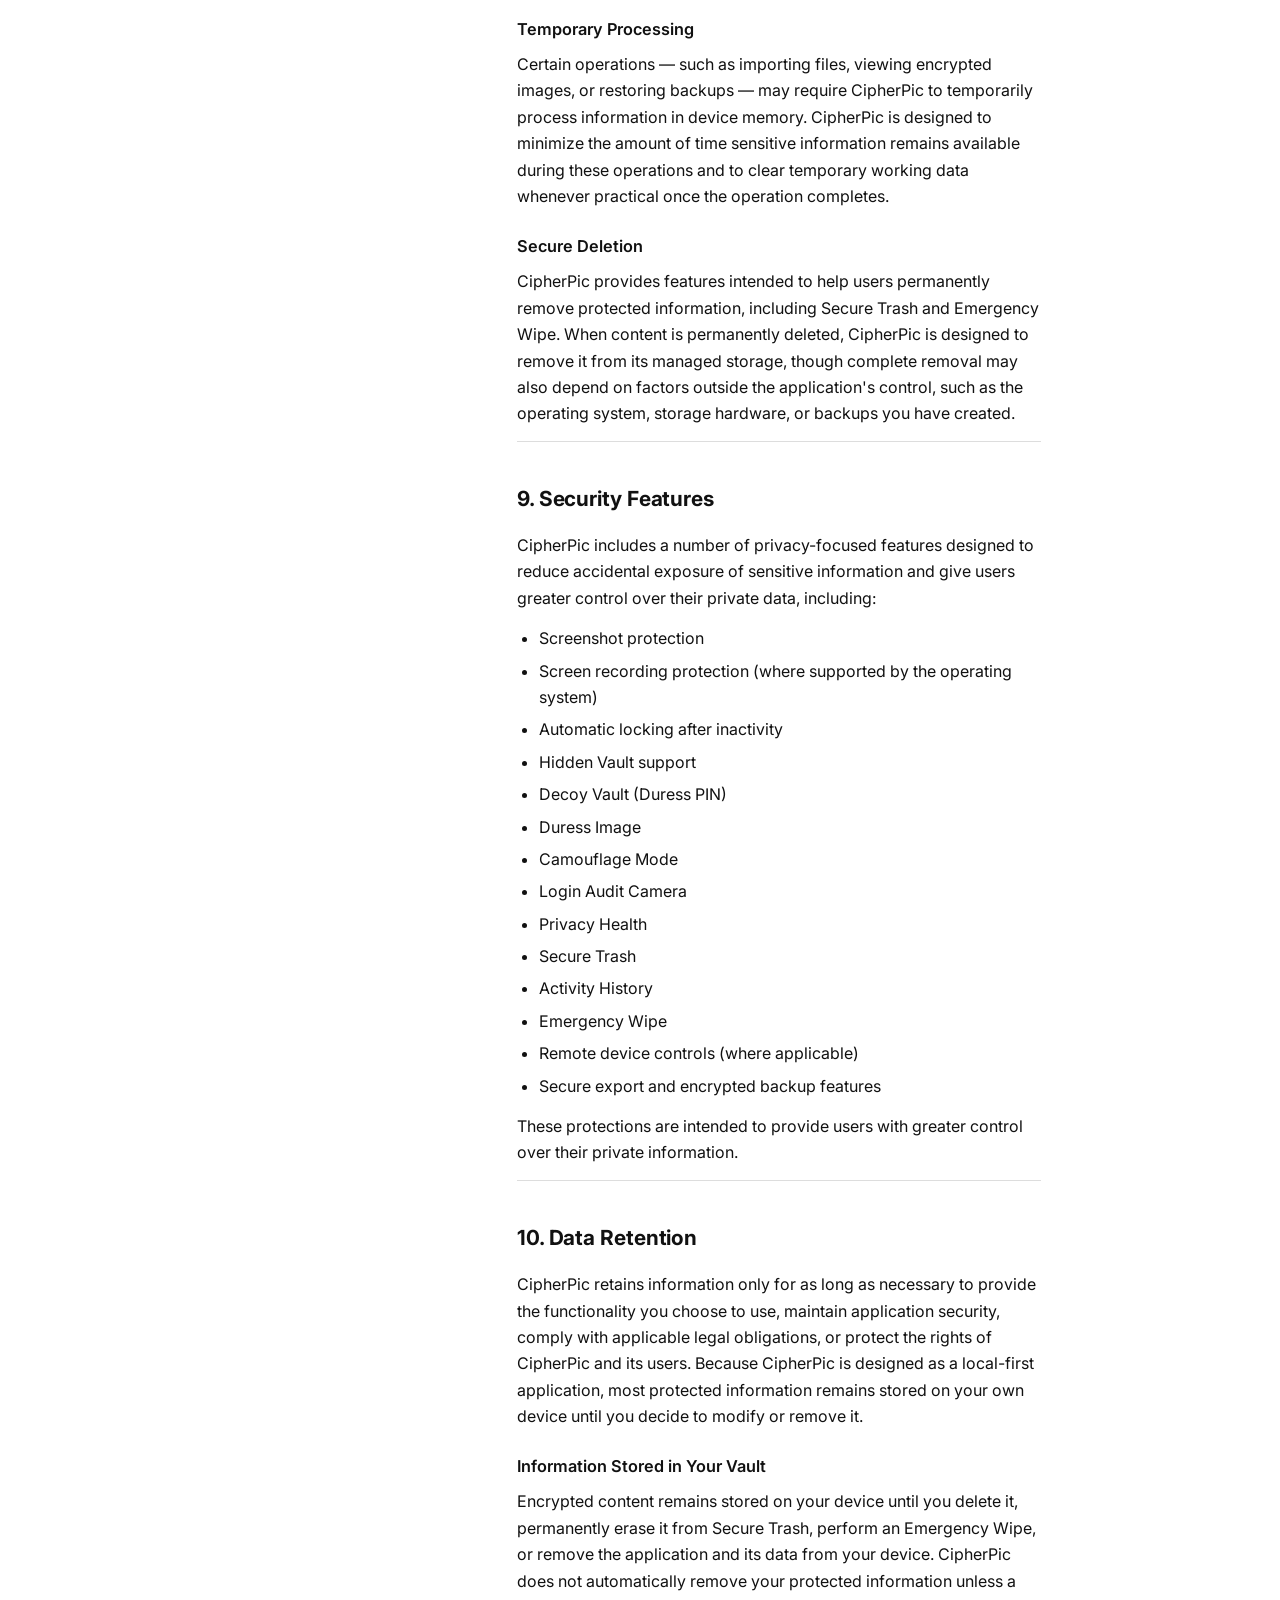
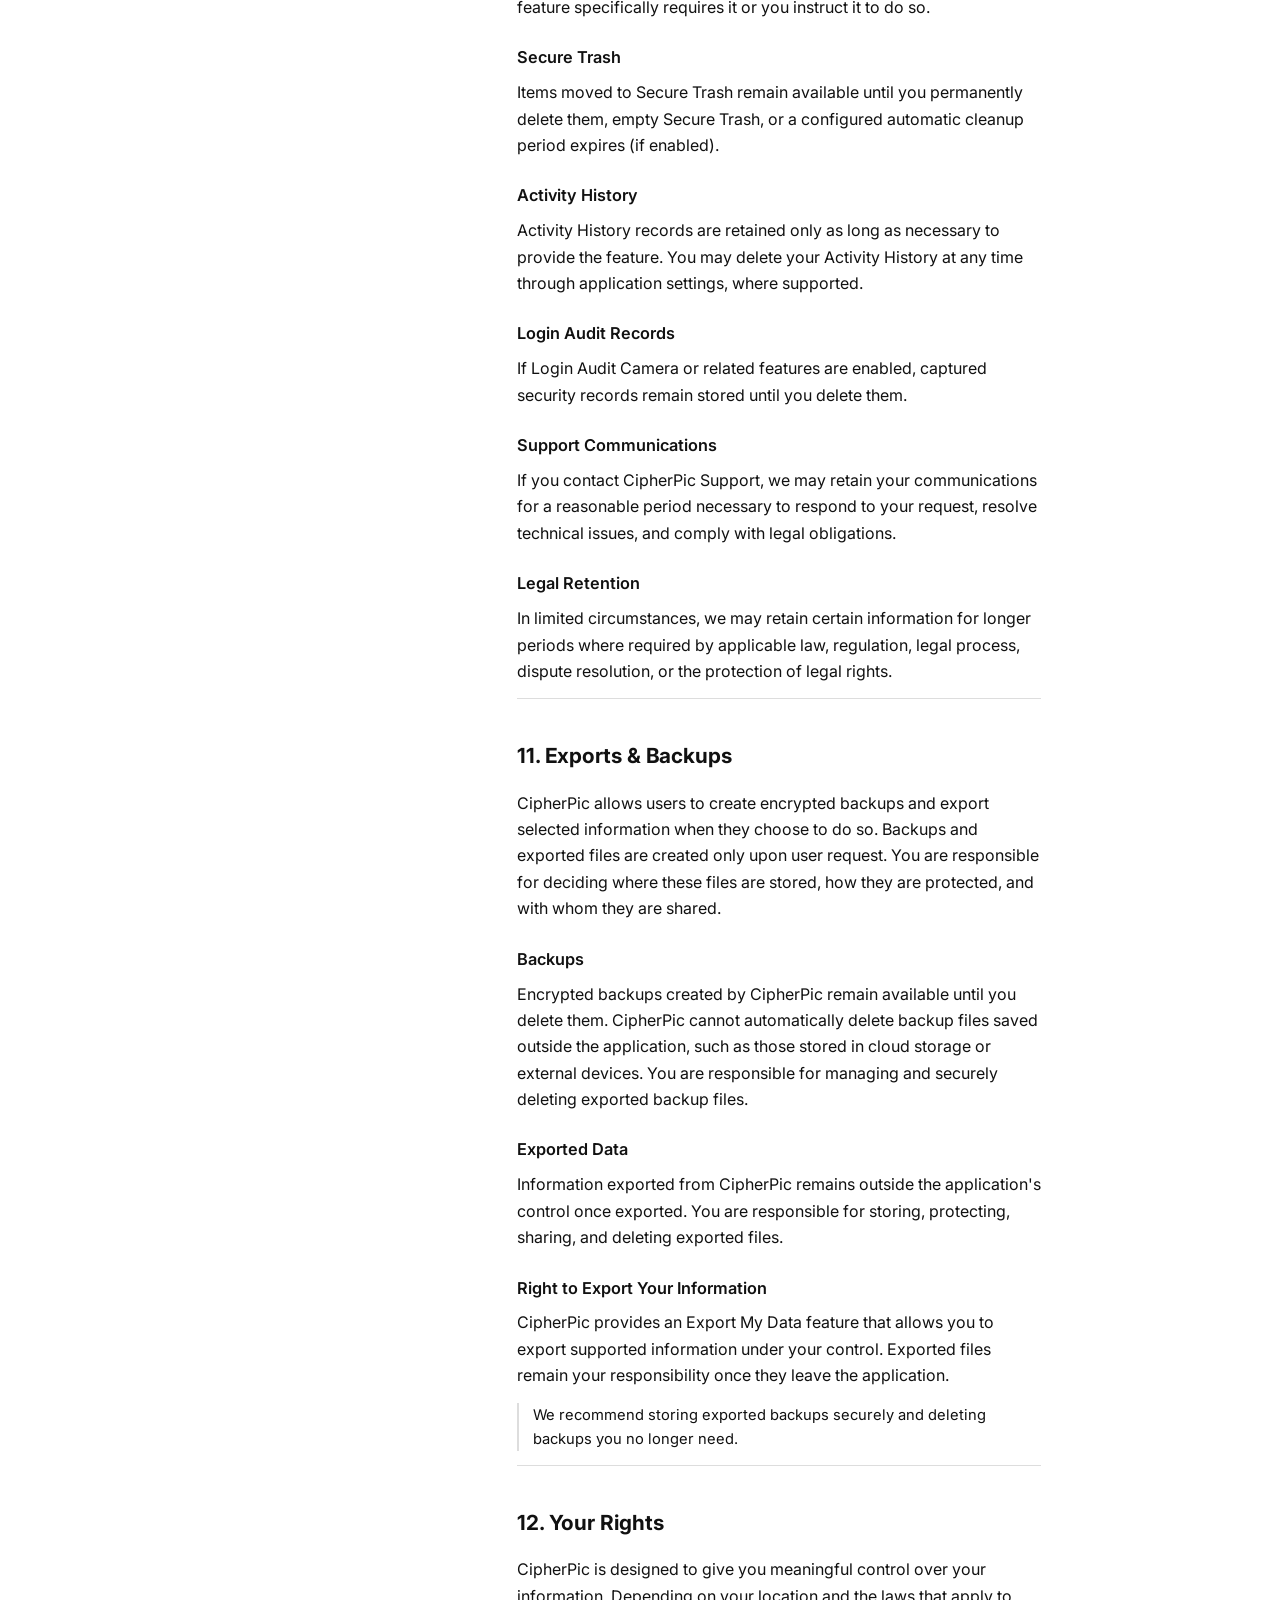
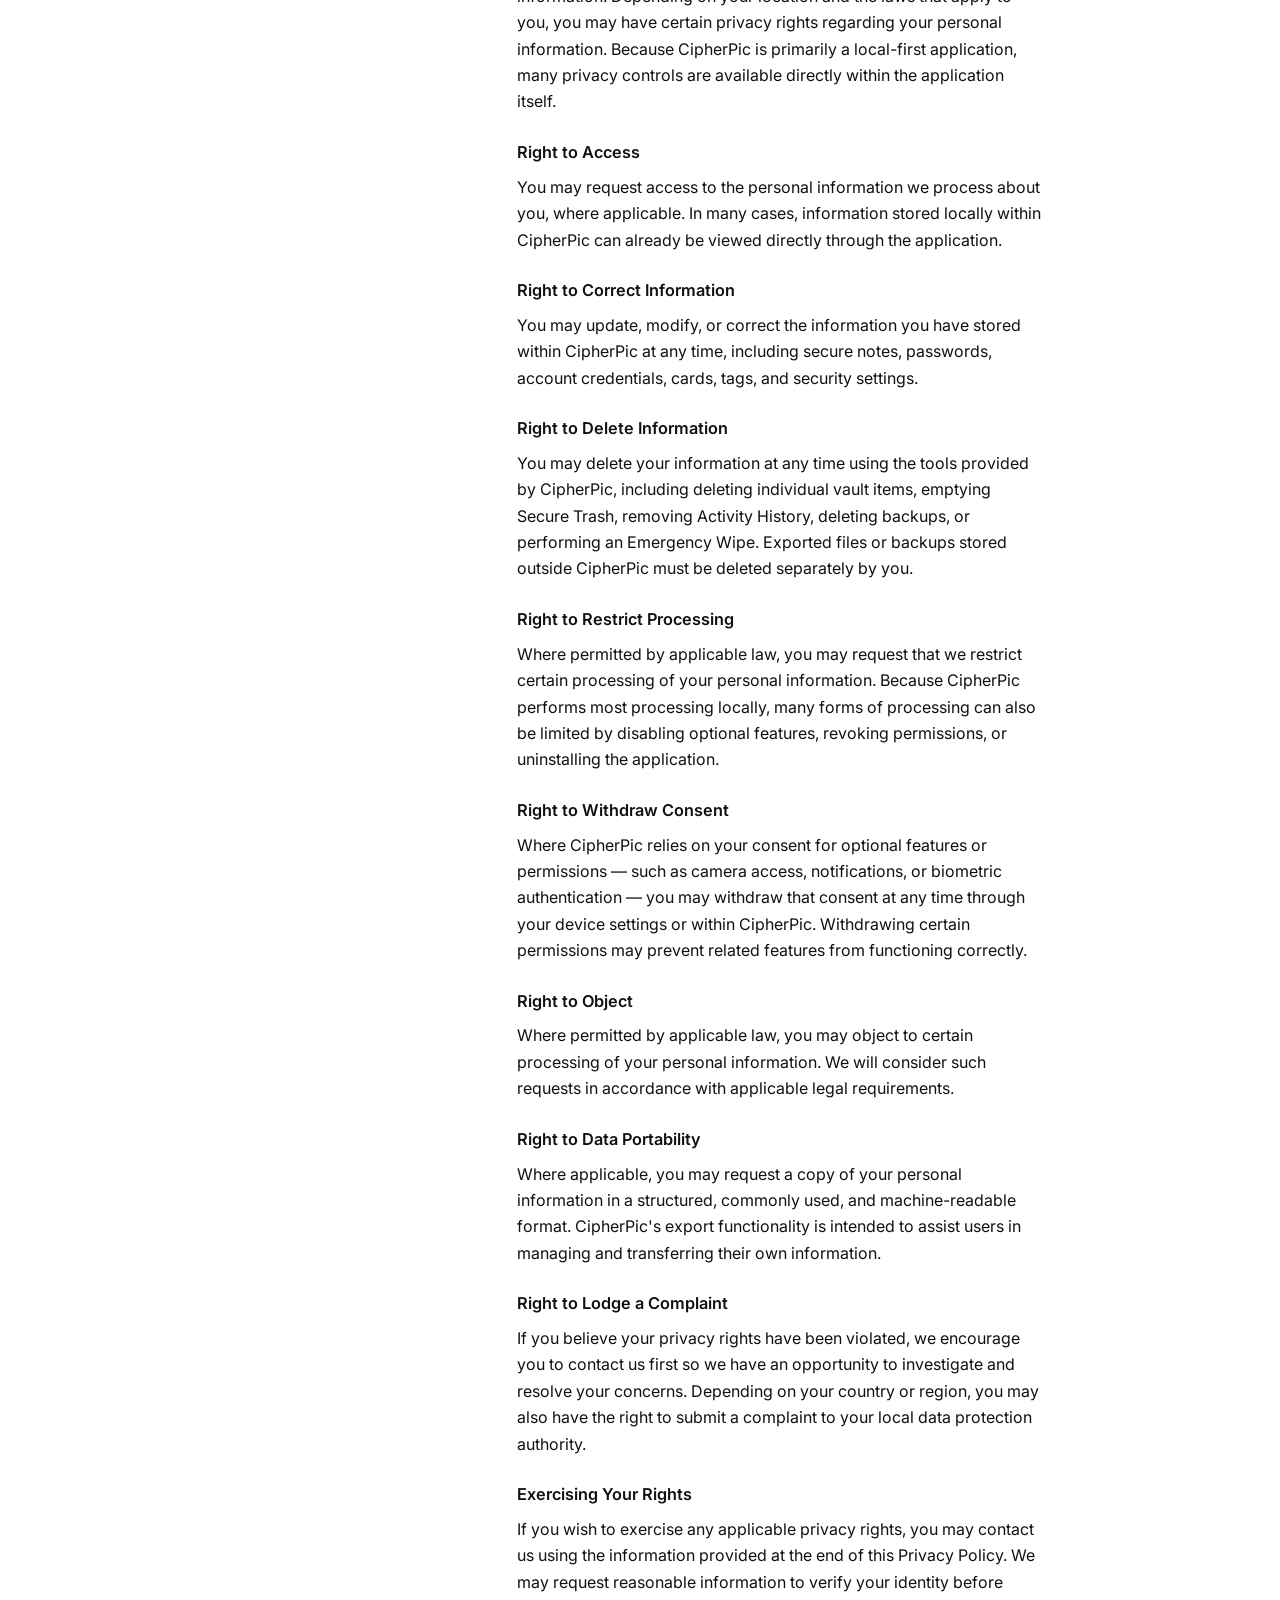
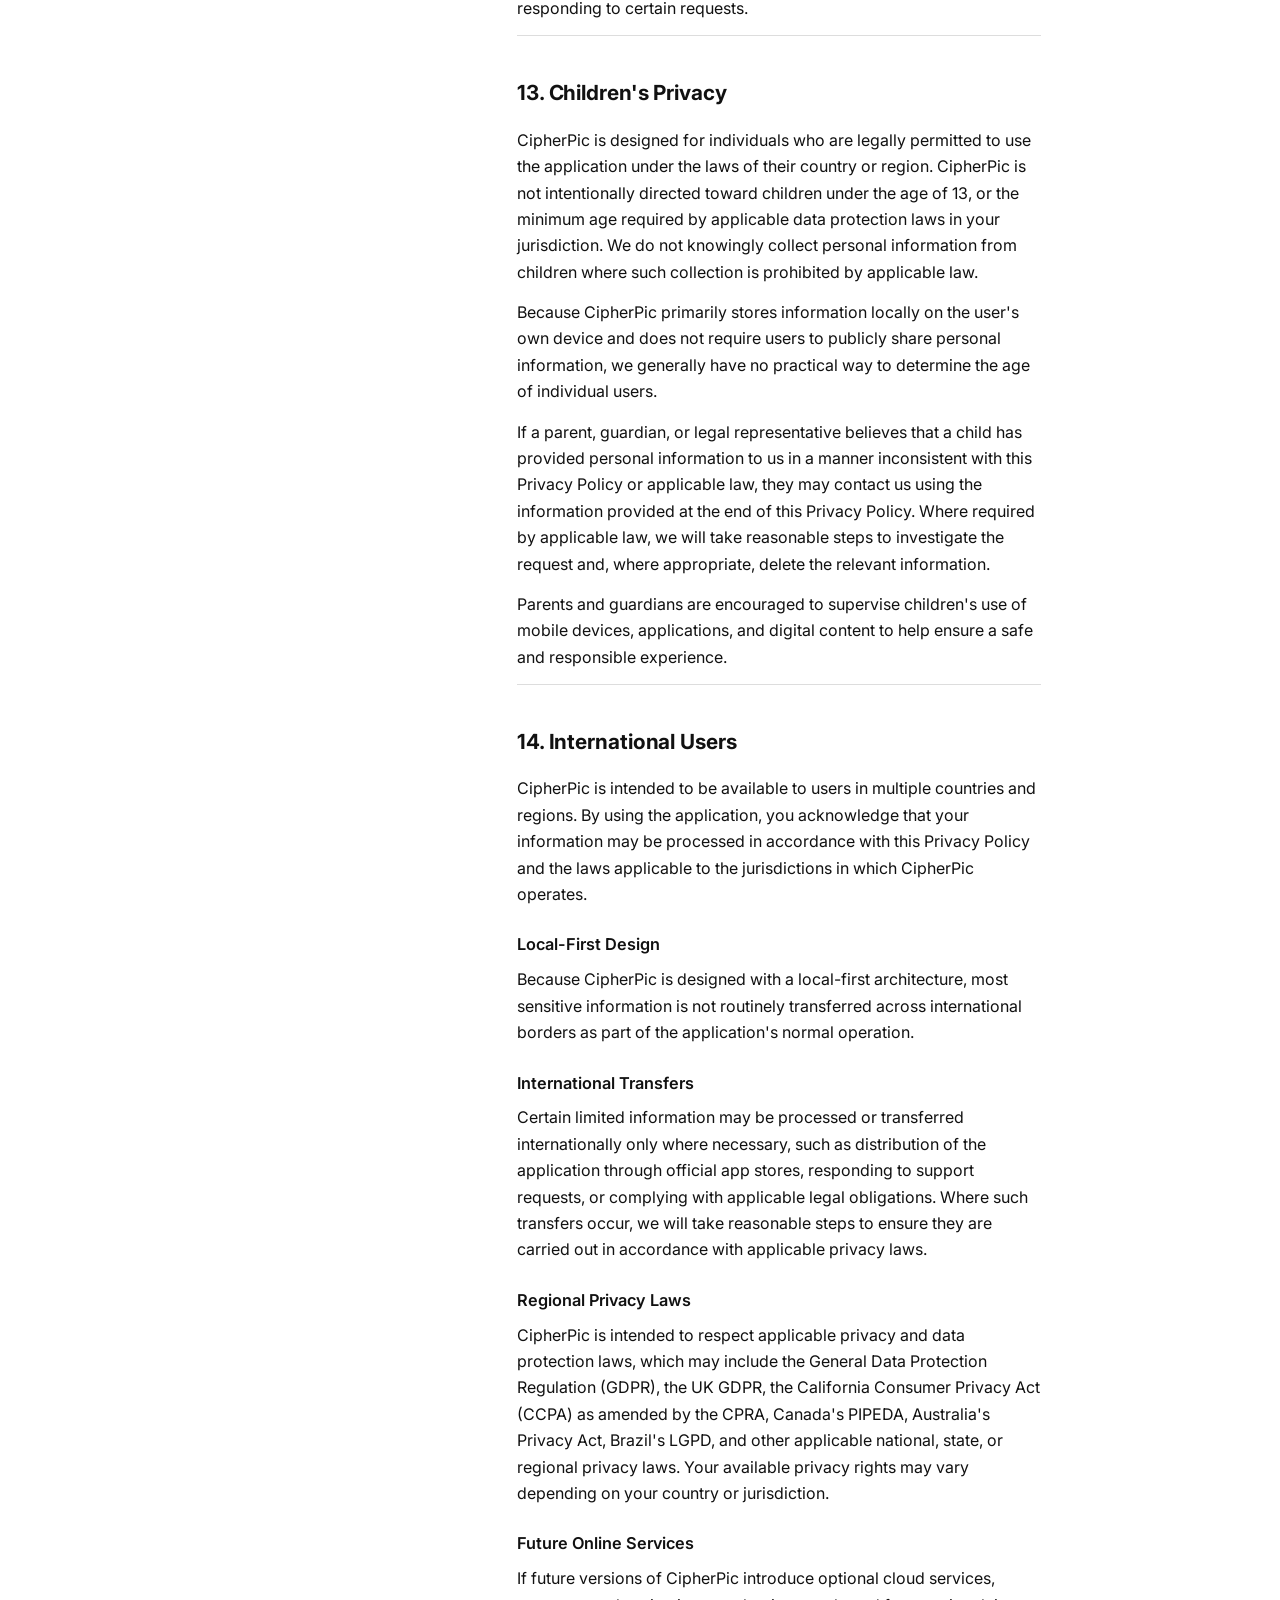
<file: privacy.html>
<!DOCTYPE html>
<html lang="en">
<head>
<meta charset="UTF-8">
<meta name="viewport" content="width=device-width, initial-scale=1.0">
<title>Privacy Policy — CipherPic</title>
<link rel="preconnect" href="https://fonts.googleapis.com">
<link href="https://fonts.googleapis.com/css2?family=Inter:wght@400;500;600;700&display=swap" rel="stylesheet">
<link rel="stylesheet" href="styles.css">
</head>
<body>
<nav class="sitenav" aria-label="Site">
  <div class="sitenav-inner">
    <a class="sitenav-brand" href="index.html">CipherPic</a>
    <ul class="sitenav-links">
      <li><a href="index.html">Home</a></li>
      <li><a href="help.html">Help</a></li>
      <li><a href="privacy.html" aria-current="page">Privacy</a></li>
      <li><a href="terms.html">Terms</a></li>
      <li><a href="sitemap.html">Index</a></li>
      <li><a href="contact.html">Contact</a></li>
    </ul>
  </div>
</nav>

<header class="doc-header">
  <h1>Privacy Policy</h1>
  <p class="doc-dates">
    <span>Effective Date: August 1, 2026</span>
    <span>Last Updated: August 2026</span>
  </p>
  <p class="doc-intro">
    Your privacy is the foundation of CipherPic. Unlike many applications, CipherPic is designed with a
    local-first architecture, meaning your sensitive content remains on your device under your control.
    This Privacy Policy explains what information CipherPic processes, what it does not collect, and how
    your information is protected. See also our
    <a href="terms.html">Terms of Service</a>.
  </p>
</header>

<div class="page">

  <nav class="toc" aria-label="Table of contents">
    <h2>Contents</h2>
    <ol>
      <li><a href="#introduction">1. Introduction</a></li>
      <li><a href="#definitions">2. Definitions</a></li>
      <li><a href="#philosophy">3. Our Privacy Philosophy</a></li>
      <li><a href="#information-we-collect">4. Information We Collect</a></li>
      <li><a href="#information-we-do-not-collect">5. Information We Do Not Collect</a></li>
      <li><a href="#permissions">6. Permissions</a></li>
      <li><a href="#how-used">7. How Information Is Used</a></li>
      <li><a href="#local-storage-encryption">8. Local Storage &amp; Encryption</a></li>
      <li><a href="#security-features">9. Security Features</a></li>
      <li><a href="#data-retention">10. Data Retention</a></li>
      <li><a href="#exports-backups">11. Exports &amp; Backups</a></li>
      <li><a href="#your-rights">12. Your Rights</a></li>
      <li><a href="#childrens-privacy">13. Children's Privacy</a></li>
      <li><a href="#international-users">14. International Users</a></li>
      <li><a href="#third-party-services">15. Third-Party Services</a></li>
      <li><a href="#security-measures">16. Security Measures</a></li>
      <li><a href="#user-responsibilities">17. User Responsibilities &amp; Limitation of Liability</a></li>
      <li><a href="#changes">18. Changes to this Privacy Policy</a></li>
      <li><a href="#contact">19. Contact Us</a></li>
    </ol>
  </nav>

  <main class="content">

    <section class="policy-section" id="introduction">
      <h2>1. Introduction</h2>
      <p>
        CipherPic is a privacy-focused application designed to help individuals securely store, organize,
        and protect sensitive personal information using modern encryption and strong authentication.
      </p>
      <p>
        CipherPic allows users to securely manage private photographs, identity documents, secure notes,
        passwords, account credentials, payment and membership cards, clipboard entries, and other
        confidential information inside encrypted vaults.
      </p>
      <p>
        The application has been developed with a privacy-first and local-first architecture. Rather than
        relying on continuous cloud storage or unnecessary collection of personal information, CipherPic is
        designed to process and protect your information primarily on your own device.
      </p>
      <p>
        Security features available within CipherPic include encrypted vault storage, biometric
        authentication (where supported), PIN protection, automatic vault locking, screenshot protection,
        secure trash, emergency wipe, activity history, privacy health checks, secure import and export
        tools, multiple independent vaults, decoy protection features, login audit camera, and additional
        security controls intended to help users maintain control over their private information.
      </p>
      <p>
        Our goal is simple: to provide a secure environment where users — not advertisers, analytics
        companies, or data brokers — remain in control of their own sensitive information. CipherPic is
        continuously improved to strengthen security, improve usability, address newly discovered
        vulnerabilities, and adapt to evolving privacy standards while maintaining our commitment to
        protecting user data.
      </p>
    </section>

    <section class="policy-section" id="definitions">
      <h2>2. Definitions</h2>
      <p>To help you understand this Privacy Policy, the following terms are used throughout:</p>
      <ul>
        <li><strong>"CipherPic," "we," "us," or "our"</strong> refers to the developer and operator of the CipherPic application.</li>
        <li><strong>"You" or "user"</strong> refers to any individual who downloads, installs, or uses CipherPic.</li>
        <li><strong>"Personal information"</strong> means information that identifies, relates to, or could reasonably be linked with an identifiable individual.</li>
        <li><strong>"Vault"</strong> means an encrypted storage area within CipherPic where you may store photographs, documents, notes, passwords, cards, and other protected content.</li>
        <li><strong>"Protected content" or "vault contents"</strong> means the information you choose to store inside a vault.</li>
        <li><strong>"Local-first"</strong> means that information is processed and stored primarily on your own device rather than on remote servers.</li>
        <li><strong>"Encryption"</strong> means the process of converting information into a coded form that cannot be read without the appropriate decryption key or successful authentication.</li>
        <li><strong>"Export" or "backup"</strong> means a file you intentionally create through CipherPic to store or move your information outside the application.</li>
        <li><strong>"Device"</strong> means the smartphone, tablet, or other hardware on which CipherPic is installed.</li>
      </ul>
    </section>

    <section class="policy-section" id="philosophy">
      <h2>3. Our Privacy Philosophy</h2>
      <p>At CipherPic, we believe that privacy is a fundamental right, not a premium feature.</p>
      <p>
        Many applications collect extensive information about their users to support advertising,
        behavioral profiling, or commercial analytics. CipherPic was designed with a different philosophy.
        Our goal is to give you a secure place to protect your most sensitive information while collecting
        as little information as reasonably possible.
      </p>
      <h3>Privacy by Design</h3>
      <p>
        Privacy considerations are integrated into the design, development, and operation of CipherPic from
        the beginning. Security and privacy are treated as core requirements rather than optional
        additions.
      </p>
      <h3>Local-First Processing</h3>
      <p>
        Whenever possible, CipherPic processes and stores your protected information locally on your
        device. Your encrypted vault content is intended to remain under your control rather than being
        continuously transmitted to external servers.
      </p>
      <h3>Data Minimization</h3>
      <p>
        CipherPic is designed to collect only the information necessary to provide its features. We do not
        intentionally collect unnecessary personal information, excessive device information, or unrelated
        usage data.
      </p>
      <h3>User Control</h3>
      <p>
        You remain in control of your information. CipherPic provides features that allow you to manage,
        export, back up, restore, or permanently delete your protected data according to your own
        preferences.
      </p>
      <h3>Strong Security</h3>
      <p>
        CipherPic uses modern security technologies and multiple layers of protection to help safeguard
        your information against unauthorized access. These protections include encryption, authentication
        mechanisms, secure storage, and additional privacy controls designed to reduce the risk of
        accidental or unauthorized disclosure.
      </p>
      <h3>Transparency</h3>
      <p>
        We believe users should understand how their information is handled. This Privacy Policy explains
        our data practices in clear language and is intended to provide transparency regarding the
        operation of CipherPic.
      </p>
      <h3>Continuous Improvement</h3>
      <p>
        Privacy and security are continuously evolving. As CipherPic grows, we may improve our security
        architecture, encryption methods, authentication systems, and privacy protections to address new
        technologies, changing regulations, and emerging security threats. Such improvements are intended
        to strengthen user protection while respecting the principles described in this Privacy Policy.
      </p>
    </section>

    <section class="policy-section" id="information-we-collect">
      <h2>4. Information We Collect</h2>
      <p>
        CipherPic has been designed to minimize the collection of personal information. Most information
        processed by the application exists solely to provide its security, storage, and organizational
        features. Depending on how you use CipherPic, the application may process the following categories
        of information.
      </p>
      <h3>Information You Choose to Store</h3>
      <p>CipherPic allows you to voluntarily store sensitive information inside encrypted vaults, such as private photographs and images, identity documents, secure notes, passwords and recovery codes, website accounts, payment and membership cards, clipboard entries you save, and tags or other organizational labels. CipherPic does not automatically create this information — it exists only because you intentionally choose to import, create, or save it.</p>
      <h3>Authentication Information</h3>
      <p>To protect your encrypted vaults, CipherPic may process authentication-related information, including your application PIN, biometric authentication status (when supported by your device), auto-lock configuration, and recovery configuration. Authentication credentials are used only for securing access to your vaults and related security features.</p>
      <h3>Application Settings</h3>
      <p>CipherPic stores configuration preferences you select, such as auto-lock duration, notification preferences, screenshot protection settings, backup preferences, and vault organization preferences.</p>
      <h3>Security Logs</h3>
      <p>To help you monitor access to your protected information, CipherPic may maintain encrypted security records, including Activity History, login and authentication events, and Login Audit Camera records (when enabled). These records are intended to help users review important security-related activity within the application.</p>
      <h3>Imported Content</h3>
      <p>When you use CipherPic's Import Wizard, the application may process information selected by you from sources such as your camera, device gallery, device storage, or clipboard. CipherPic only imports content that you intentionally select.</p>
      <h3>Backup and Export Files</h3>
      <p>If you choose to create encrypted backups or export your information, CipherPic may generate encrypted backup files containing the data you selected. These files remain under your control.</p>
      <h3>Device Information</h3>
      <p>CipherPic may access limited device information necessary for secure operation, such as device model, operating system version, application version, and security capability information (such as biometric support). CipherPic does not intentionally collect unnecessary device identifiers for advertising, profiling, or commercial analytics.</p>
      <h3>Information You Provide When Contacting Us</h3>
      <p>If you voluntarily contact CipherPic Support, we may receive information you choose to provide, such as your email address, the content of your support request, and any screenshots you voluntarily attach. We use this information solely to respond to your request and improve support services.</p>
    </section>

    <section class="policy-section" id="information-we-do-not-collect">
      <h2>5. Information We Do Not Collect</h2>
      <p>
        CipherPic has been designed to minimize data collection and avoid processing information that is
        not required for its intended functionality. Unless explicitly described elsewhere in this Privacy
        Policy, CipherPic does not intentionally collect, store, transmit, sell, or share your personal
        information for advertising, profiling, or unrelated commercial purposes. In particular, CipherPic
        is designed not to intentionally:
      </p>
      <ul>
        <li>Sell your personal information to advertisers, data brokers, or marketing companies.</li>
        <li>Build advertising, behavioral, or marketing profiles based on your private information.</li>
        <li>Read your private photos, documents, notes, passwords, or cards outside of actions you intentionally perform within the app.</li>
        <li>Upload the contents of your encrypted vaults for advertising purposes.</li>
        <li>Analyze your encrypted content to determine which advertisements to show you.</li>
        <li>Share sensitive vault data with unrelated third parties for marketing or advertising purposes.</li>
        <li>Collect unnecessary personal information beyond what a feature you use requires.</li>
        <li>Access device features without permission.</li>
        <li>Monitor your activity outside of CipherPic, including browsing history, messages, calls, or other apps.</li>
        <li>Access your protected information without successful authentication.</li>
        <li>Retain deleted information longer than necessary.</li>
      </ul>
      <p>
        While we strive to minimize data collection wherever possible, certain technical information may
        still be processed as necessary to provide application functionality, maintain security, comply
        with applicable law, investigate abuse, or respond to valid legal obligations. Any such processing
        is described elsewhere in this Privacy Policy.
      </p>
    </section>

    <section class="policy-section" id="permissions">
      <h2>6. Permissions</h2>
      <p>
        CipherPic requests only the permissions that are reasonably necessary to provide the features you
        choose to use. Many permissions are optional and are requested only when a related feature is
        activated. You may deny certain permissions at any time through your device settings, though some
        features may become unavailable or operate with reduced functionality as a result.
      </p>
      <h3>Camera</h3>
      <p>Used to capture new photos into your encrypted vault, import images, and support optional features such as Login Audit Camera. Camera access is used only when you initiate a camera-related feature.</p>
      <h3>Photos and Media</h3>
      <p>Used to import images into encrypted vaults, let you select photographs from your gallery, and restore previously exported backups. CipherPic accesses only the content you intentionally select.</p>
      <h3>Files and Storage</h3>
      <p>Used to import files you select, export and restore encrypted backups, save encrypted vault content, and manage Secure Trash.</p>
      <h3>Biometric Authentication</h3>
      <p>When supported by your device, CipherPic may use biometric authentication services provided by your operating system. Biometric information, such as fingerprints or facial recognition data, is not collected, stored, or transmitted by CipherPic — authentication is performed entirely through your device's own secure biometric framework.</p>
      <h3>Notifications</h3>
      <p>Used for optional alerts such as security notices, backup reminders, and application updates. Notifications may be managed through both CipherPic settings and your device settings.</p>
      <h3>Device Security Features</h3>
      <p>CipherPic may interact with operating-system security capabilities, such as secure credential storage and device authentication services, to strengthen the protection of your encrypted information.</p>
      <h3>Future Permissions</h3>
      <p>As CipherPic evolves, additional permissions may become necessary to support new features. Whenever reasonably possible, new permissions will be requested only when required, explained within the application, used solely for their intended purpose, and reflected in updated versions of this Privacy Policy.</p>
    </section>

    <section class="policy-section" id="how-used">
      <h2>7. How Information Is Used</h2>
      <p>
        CipherPic processes information only for purposes necessary to provide the application's intended
        functionality, maintain security, improve reliability, and comply with applicable legal
        obligations. We do not process your information for unrelated commercial purposes, and we do not
        use your protected vault contents to build advertising or behavioral profiles.
      </p>
      <h3>To Provide the Core Features of CipherPic</h3>
      <p>Creating and managing encrypted vaults; storing and organizing protected content; displaying your information after successful authentication; and supporting secure import, export, backup, and restore operations.</p>
      <h3>To Protect Your Information</h3>
      <p>Verifying your identity through your configured authentication method, enforcing PIN and biometric protection, automatically locking the application after inactivity, and securing the cryptographic keys used to protect your data.</p>
      <h3>To Operate Security Features</h3>
      <p>Supporting features such as Login Audit Camera, Privacy Health, Activity History, Secure Trash, Emergency Wipe, and Decoy Vault protection, each operating only for its intended security purpose.</p>
      <h3>To Process User Requests</h3>
      <p>Completing actions you initiate, such as importing files, exporting or restoring encrypted backups, and updating security settings.</p>
      <h3>To Improve Stability and Reliability</h3>
      <p>Diagnosing software errors, improving application stability, and correcting software defects.</p>
      <h3>To Respond to Support Requests</h3>
      <p>Using information you voluntarily provide to respond to inquiries, investigate reported issues, and resolve technical problems.</p>
      <h3>To Comply With Legal Obligations</h3>
      <p>Where required by applicable law, regulation, or valid legal process, processing limited information necessary to comply with legal obligations or protect the rights, safety, and security of users.</p>
      <h3>We Do Not Use Your Information For</h3>
      <p>Selling personal information, behavioral advertising, advertising profile creation, user profiling, commercial surveillance, monitoring unrelated device activity, or sharing your encrypted vault contents with advertisers.</p>
    </section>

    <section class="policy-section" id="local-storage-encryption">
      <h2>8. Local Storage &amp; Encryption</h2>
      <h3>Local Storage</h3>
      <p>
        Unless a feature explicitly requires otherwise, the information you store in CipherPic — including
        photographs, secure notes, passwords, account credentials, payment cards, personal documents,
        clipboard entries, and tags — is stored locally on your device. CipherPic is designed to keep your
        protected information under your control rather than continuously synchronizing it with external
        servers. CipherPic is not designed to continuously upload your protected vault contents to cloud
        storage as part of its normal operation.
      </p>
      <h3>Encryption</h3>
      <p>
        CipherPic uses modern cryptographic techniques to help protect your sensitive information while it
        is stored by the application. Depending on the type of protected data and the feature being used,
        CipherPic employs multiple layers of security, including strong authenticated encryption for
        protected vault content, secure cryptographic key generation, device-backed key protection where
        supported by the operating system, and secure PIN-based authentication. These measures are intended
        to ensure that protected information cannot be easily accessed without successful authentication.
      </p>
      <h3>Temporary Processing</h3>
      <p>
        Certain operations — such as importing files, viewing encrypted images, or restoring backups — may
        require CipherPic to temporarily process information in device memory. CipherPic is designed to
        minimize the amount of time sensitive information remains available during these operations and to
        clear temporary working data whenever practical once the operation completes.
      </p>
      <h3>Secure Deletion</h3>
      <p>
        CipherPic provides features intended to help users permanently remove protected information,
        including Secure Trash and Emergency Wipe. When content is permanently deleted, CipherPic is
        designed to remove it from its managed storage, though complete removal may also depend on factors
        outside the application's control, such as the operating system, storage hardware, or backups you
        have created.
      </p>
    </section>

    <section class="policy-section" id="security-features">
      <h2>9. Security Features</h2>
      <p>
        CipherPic includes a number of privacy-focused features designed to reduce accidental exposure of
        sensitive information and give users greater control over their private data, including:
      </p>
      <ul>
        <li>Screenshot protection</li>
        <li>Screen recording protection (where supported by the operating system)</li>
        <li>Automatic locking after inactivity</li>
        <li>Hidden Vault support</li>
        <li>Decoy Vault (Duress PIN)</li>
        <li>Duress Image</li>
        <li>Camouflage Mode</li>
        <li>Login Audit Camera</li>
        <li>Privacy Health</li>
        <li>Secure Trash</li>
        <li>Activity History</li>
        <li>Emergency Wipe</li>
        <li>Remote device controls (where applicable)</li>
        <li>Secure export and encrypted backup features</li>
      </ul>
      <p>These protections are intended to provide users with greater control over their private information.</p>
    </section>

    <section class="policy-section" id="data-retention">
      <h2>10. Data Retention</h2>
      <p>
        CipherPic retains information only for as long as necessary to provide the functionality you
        choose to use, maintain application security, comply with applicable legal obligations, or protect
        the rights of CipherPic and its users. Because CipherPic is designed as a local-first application,
        most protected information remains stored on your own device until you decide to modify or remove
        it.
      </p>
      <h3>Information Stored in Your Vault</h3>
      <p>Encrypted content remains stored on your device until you delete it, permanently erase it from Secure Trash, perform an Emergency Wipe, or remove the application and its data from your device. CipherPic does not automatically remove your protected information unless a feature specifically requires it or you instruct it to do so.</p>
      <h3>Secure Trash</h3>
      <p>Items moved to Secure Trash remain available until you permanently delete them, empty Secure Trash, or a configured automatic cleanup period expires (if enabled).</p>
      <h3>Activity History</h3>
      <p>Activity History records are retained only as long as necessary to provide the feature. You may delete your Activity History at any time through application settings, where supported.</p>
      <h3>Login Audit Records</h3>
      <p>If Login Audit Camera or related features are enabled, captured security records remain stored until you delete them.</p>
      <h3>Support Communications</h3>
      <p>If you contact CipherPic Support, we may retain your communications for a reasonable period necessary to respond to your request, resolve technical issues, and comply with legal obligations.</p>
      <h3>Legal Retention</h3>
      <p>In limited circumstances, we may retain certain information for longer periods where required by applicable law, regulation, legal process, dispute resolution, or the protection of legal rights.</p>
    </section>

    <section class="policy-section" id="exports-backups">
      <h2>11. Exports &amp; Backups</h2>
      <p>
        CipherPic allows users to create encrypted backups and export selected information when they
        choose to do so. Backups and exported files are created only upon user request. You are responsible
        for deciding where these files are stored, how they are protected, and with whom they are shared.
      </p>
      <h3>Backups</h3>
      <p>Encrypted backups created by CipherPic remain available until you delete them. CipherPic cannot automatically delete backup files saved outside the application, such as those stored in cloud storage or external devices. You are responsible for managing and securely deleting exported backup files.</p>
      <h3>Exported Data</h3>
      <p>Information exported from CipherPic remains outside the application's control once exported. You are responsible for storing, protecting, sharing, and deleting exported files.</p>
      <h3>Right to Export Your Information</h3>
      <p>CipherPic provides an Export My Data feature that allows you to export supported information under your control. Exported files remain your responsibility once they leave the application.</p>
      <p class="note">We recommend storing exported backups securely and deleting backups you no longer need.</p>
    </section>

    <section class="policy-section" id="your-rights">
      <h2>12. Your Rights</h2>
      <p>
        CipherPic is designed to give you meaningful control over your information. Depending on your
        location and the laws that apply to you, you may have certain privacy rights regarding your
        personal information. Because CipherPic is primarily a local-first application, many privacy
        controls are available directly within the application itself.
      </p>
      <h3>Right to Access</h3>
      <p>You may request access to the personal information we process about you, where applicable. In many cases, information stored locally within CipherPic can already be viewed directly through the application.</p>
      <h3>Right to Correct Information</h3>
      <p>You may update, modify, or correct the information you have stored within CipherPic at any time, including secure notes, passwords, account credentials, cards, tags, and security settings.</p>
      <h3>Right to Delete Information</h3>
      <p>You may delete your information at any time using the tools provided by CipherPic, including deleting individual vault items, emptying Secure Trash, removing Activity History, deleting backups, or performing an Emergency Wipe. Exported files or backups stored outside CipherPic must be deleted separately by you.</p>
      <h3>Right to Restrict Processing</h3>
      <p>Where permitted by applicable law, you may request that we restrict certain processing of your personal information. Because CipherPic performs most processing locally, many forms of processing can also be limited by disabling optional features, revoking permissions, or uninstalling the application.</p>
      <h3>Right to Withdraw Consent</h3>
      <p>Where CipherPic relies on your consent for optional features or permissions — such as camera access, notifications, or biometric authentication — you may withdraw that consent at any time through your device settings or within CipherPic. Withdrawing certain permissions may prevent related features from functioning correctly.</p>
      <h3>Right to Object</h3>
      <p>Where permitted by applicable law, you may object to certain processing of your personal information. We will consider such requests in accordance with applicable legal requirements.</p>
      <h3>Right to Data Portability</h3>
      <p>Where applicable, you may request a copy of your personal information in a structured, commonly used, and machine-readable format. CipherPic's export functionality is intended to assist users in managing and transferring their own information.</p>
      <h3>Right to Lodge a Complaint</h3>
      <p>If you believe your privacy rights have been violated, we encourage you to contact us first so we have an opportunity to investigate and resolve your concerns. Depending on your country or region, you may also have the right to submit a complaint to your local data protection authority.</p>
      <h3>Exercising Your Rights</h3>
      <p>If you wish to exercise any applicable privacy rights, you may contact us using the information provided at the end of this Privacy Policy. We may request reasonable information to verify your identity before responding to certain requests.</p>
    </section>

    <section class="policy-section" id="childrens-privacy">
      <h2>13. Children's Privacy</h2>
      <p>
        CipherPic is designed for individuals who are legally permitted to use the application under the
        laws of their country or region. CipherPic is not intentionally directed toward children under the
        age of 13, or the minimum age required by applicable data protection laws in your jurisdiction. We
        do not knowingly collect personal information from children where such collection is prohibited by
        applicable law.
      </p>
      <p>
        Because CipherPic primarily stores information locally on the user's own device and does not
        require users to publicly share personal information, we generally have no practical way to
        determine the age of individual users.
      </p>
      <p>
        If a parent, guardian, or legal representative believes that a child has provided personal
        information to us in a manner inconsistent with this Privacy Policy or applicable law, they may
        contact us using the information provided at the end of this Privacy Policy. Where required by
        applicable law, we will take reasonable steps to investigate the request and, where appropriate,
        delete the relevant information.
      </p>
      <p>
        Parents and guardians are encouraged to supervise children's use of mobile devices, applications,
        and digital content to help ensure a safe and responsible experience.
      </p>
    </section>

    <section class="policy-section" id="international-users">
      <h2>14. International Users</h2>
      <p>
        CipherPic is intended to be available to users in multiple countries and regions. By using the
        application, you acknowledge that your information may be processed in accordance with this
        Privacy Policy and the laws applicable to the jurisdictions in which CipherPic operates.
      </p>
      <h3>Local-First Design</h3>
      <p>
        Because CipherPic is designed with a local-first architecture, most sensitive information is not
        routinely transferred across international borders as part of the application's normal operation.
      </p>
      <h3>International Transfers</h3>
      <p>
        Certain limited information may be processed or transferred internationally only where necessary,
        such as distribution of the application through official app stores, responding to support
        requests, or complying with applicable legal obligations. Where such transfers occur, we will take
        reasonable steps to ensure they are carried out in accordance with applicable privacy laws.
      </p>
      <h3>Regional Privacy Laws</h3>
      <p>
        CipherPic is intended to respect applicable privacy and data protection laws, which may include the
        General Data Protection Regulation (GDPR), the UK GDPR, the California Consumer Privacy Act (CCPA)
        as amended by the CPRA, Canada's PIPEDA, Australia's Privacy Act, Brazil's LGPD, and other
        applicable national, state, or regional privacy laws. Your available privacy rights may vary
        depending on your country or jurisdiction.
      </p>
      <h3>Future Online Services</h3>
      <p>
        If future versions of CipherPic introduce optional cloud services, account synchronization, or
        other internet-based features involving international data transfers, this Privacy Policy will be
        updated to explain what information is transferred, why, where it is processed, and what safeguards
        apply.
      </p>
    </section>

    <section class="policy-section" id="third-party-services">
      <h2>15. Third-Party Services</h2>
      <p>
        CipherPic is designed to minimize reliance on third-party services whenever reasonably possible.
        Our goal is to ensure that your sensitive information remains under your control and is not
        unnecessarily shared with external organizations.
      </p>
      <h3>Google Play Store</h3>
      <p>
        If you download CipherPic through the Google Play Store, Google may collect information in
        accordance with its own privacy practices, such as application downloads, installation statistics,
        and update delivery. This information is governed by
        <a href="https://policies.google.com/privacy" target="_blank" rel="noopener noreferrer">Google's own Privacy Policy</a>.
      </p>
      <h3>Android Operating System &amp; Device Manufacturers</h3>
      <p>
        CipherPic relies on security services provided by the Android operating system and, where
        applicable, your device manufacturer — such as the Android Keystore, biometric authentication, and
        hardware-backed secure storage — to strengthen the protection of your information. CipherPic does
        not control how the operating system or device manufacturer implements these technologies.
      </p>
      <h3>No Advertising Networks or Data Brokerage</h3>
      <p>
        CipherPic is not designed to integrate advertising networks or share your protected information
        with data brokers or consumer profiling organizations.
      </p>
      <h3>Future Integrations</h3>
      <p>
        As CipherPic evolves, additional third-party services may be introduced to support optional
        features. If new third-party services process personal information, this Privacy Policy will be
        updated before or when those services become available, and users will be informed where required
        by applicable law.
      </p>
    </section>

    <section class="policy-section" id="security-measures">
      <h2>16. Security Measures</h2>
      <p>
        Protecting your information is the primary purpose of CipherPic. We have designed the application
        with multiple layers of privacy and security intended to reduce unauthorized access to your
        protected information. While no software or security system can guarantee absolute security,
        CipherPic is built using a security-first approach.
      </p>
      <h3>Authentication Protection</h3>
      <p>
        CipherPic supports multiple authentication mechanisms designed to help prevent unauthorized access,
        including application PIN protection, biometric authentication (where supported), automatic
        application locking, and authentication before revealing sensitive passwords or changing critical
        security settings.
      </p>
      <h3>Device Security Integration</h3>
      <p>
        CipherPic uses security capabilities provided by your operating system where available, including
        the Android Keystore, hardware-backed cryptographic protection, secure credential storage, and
        biometric security frameworks. Biometric information is processed by your device's operating system
        and is never collected or stored by CipherPic.
      </p>
      <h3>Cryptographic Key Protection</h3>
      <p>
        CipherPic is designed to protect encryption keys separately from encrypted user content wherever
        reasonably possible. Access to encrypted information depends on successful user authentication and
        the secure handling of cryptographic keys.
      </p>
      <h3>Software Integrity</h3>
      <p>
        We regularly improve CipherPic to address software defects, improve security, strengthen privacy
        protections, and enhance overall reliability. Users are encouraged to install updates from official
        distribution channels to receive the latest security improvements.
      </p>
      <h3>No Absolute Security Guarantee</h3>
      <p>
        Despite our efforts, no application, device, network, or encryption system can guarantee complete
        protection against every possible security threat. Accordingly, while CipherPic is designed with
        multiple layers of security and privacy protection, we cannot guarantee that unauthorized access,
        disclosure, alteration, or destruction of information will never occur. We continually work to
        improve the security of CipherPic and encourage users to follow good security practices.
      </p>
    </section>

    <section class="policy-section" id="user-responsibilities">
      <h2>17. User Responsibilities &amp; Limitation of Liability</h2>
      <p>
        CipherPic has been designed with privacy, security, and local data protection as its primary
        objectives. While we strive to provide a secure and reliable application, users are ultimately
        responsible for maintaining the security of their own devices and the information they choose to
        store.
      </p>
      <h3>Your Data Stays on Your Device</h3>
      <p>
        Unless you intentionally export, share, back up, or otherwise transmit your information, your
        encrypted vault contents remain stored locally on your own device. We do not routinely upload,
        copy, monitor, or maintain your private vault contents on our servers, and we cannot read, recover,
        or view this information during normal operation of the application.
      </p>
      <h3>Your Responsibility</h3>
      <p>
        You are responsible for protecting your device, your device passcode, your CipherPic PIN, your
        recovery information, and any exported or backup files you create. If another person gains physical
        or remote access to your unlocked device, the security of your information may be affected.
      </p>
      <h3>Malware and Device Security</h3>
      <p>
        CipherPic cannot protect your information if your device has been compromised by malware, spyware,
        unauthorized system modifications, rooting, or jailbreaking. We strongly recommend installing
        applications only from trusted sources, keeping your operating system updated, and avoiding
        unknown or modified applications.
      </p>
      <h3>Device Loss or Damage</h3>
      <p>
        CipherPic cannot recover encrypted information if your device is permanently damaged or factory
        reset, your encrypted backups are lost, your recovery information is forgotten, or encryption keys
        become permanently unavailable. Users are responsible for creating and securely storing backups if
        they wish to retain access to their information.
      </p>
      <h3>No Access to Your Private Content</h3>
      <p>
        Because CipherPic is designed around user-controlled encryption and local storage, we generally
        cannot access your encrypted vault, recover forgotten PINs, view your photographs, restore deleted
        local data, or unlock your vault for you. This is intentional and helps ensure your personal
        information remains under your control.
      </p>
      <h3>Limitation of Liability</h3>
      <p>
        To the maximum extent permitted by applicable law, CipherPic and its developer shall not be liable
        for any indirect, incidental, consequential, special, exemplary, or punitive damages arising from
        or related to loss of personal data, forgotten PINs or recovery information, device or hardware
        failure, software corruption, malware or unauthorized third-party software, theft or loss of a
        device, unauthorized access caused by user negligence, or events beyond our reasonable control.
        Nothing in this Privacy Policy limits any rights that cannot legally be excluded under applicable
        consumer protection or privacy laws.
      </p>
      <h3>Use at Your Own Responsibility</h3>
      <p>
        By choosing to use CipherPic, you acknowledge that you understand the application's local-first
        design and agree to use it responsibly. Maintaining a secure device, practicing good cybersecurity
        habits, and keeping reliable backups remain essential responsibilities of every user.
      </p>
    </section>

    <section class="policy-section" id="changes">
      <h2>18. Changes to this Privacy Policy</h2>
      <p>
        We may update this Privacy Policy from time to time to reflect changes in our practices,
        technology, legal requirements, or the features available within CipherPic. Any changes will be
        reflected by an updated "Last Updated" date at the top of this page.
      </p>
      <p>
        If we make material changes to this Privacy Policy, we will take reasonable steps to provide notice
        to users, where required by applicable law, before the changes take effect. We encourage you to
        review this Privacy Policy periodically to stay informed about how CipherPic protects your
        information.
      </p>
      <p>
        Your continued use of CipherPic after any changes to this Privacy Policy take effect constitutes
        your acknowledgment of the updated terms.
      </p>
    </section>

    <section class="policy-section" id="contact">
      <h2>19. Contact Us</h2>
      <p>
        If you have any questions, concerns, feedback, or requests regarding this Privacy Policy,
        CipherPic, your privacy, or the way your information is handled, please contact us using one of the
        methods below. We welcome responsible security reports, privacy-related questions, feature
        suggestions, bug reports, and general feedback from our users.
      </p>
      <h3>General Support</h3>
      <p>Email: <a href="mailto:cipherpicapp@gmail.com">cipherpicapp@gmail.com</a></p>
      <p>For privacy-related requests, please include sufficient information to help us understand and process your request. We may ask for additional information when necessary to verify your identity before responding to certain requests.</p>
      <h3>Official Website</h3>
      <p><a href="https://ayushlabx.github.io/cipherpic-docs/" target="_blank" rel="noopener noreferrer">ayushlabx.github.io/cipherpic-docs</a></p>
      <h3>Follow CipherPic</h3>
      <p>
        <a href="https://www.instagram.com/cipherpic" target="_blank" rel="noopener noreferrer">Instagram</a>
        &nbsp;·&nbsp;
        <a href="https://www.youtube.com/@cipherpicapp" target="_blank" rel="noopener noreferrer">YouTube</a>
      </p>
      <h3>Responsible Security Disclosure</h3>
      <p>
        If you discover a security vulnerability in CipherPic, we encourage you to report it responsibly
        through our official support email, including a description of the issue and steps to reproduce it.
        We appreciate responsible disclosure and will investigate legitimate security reports as quickly as
        reasonably possible.
      </p>
      <h3>Response Time</h3>
      <p>While response times may vary depending on the volume and complexity of requests, we will make reasonable efforts to respond as promptly as possible.</p>

      <a class="back-to-top" href="#introduction">↑ Back to top</a>
    </section>

  </main>
</div>

<footer class="doc-footer">
  <p>© 2026 CipherPic. This Privacy Policy is effective as of the date displayed at the top of this document and remains in effect until replaced by a newer version. Thank you for choosing CipherPic.</p>
</footer>

</body>
</html>
</file>
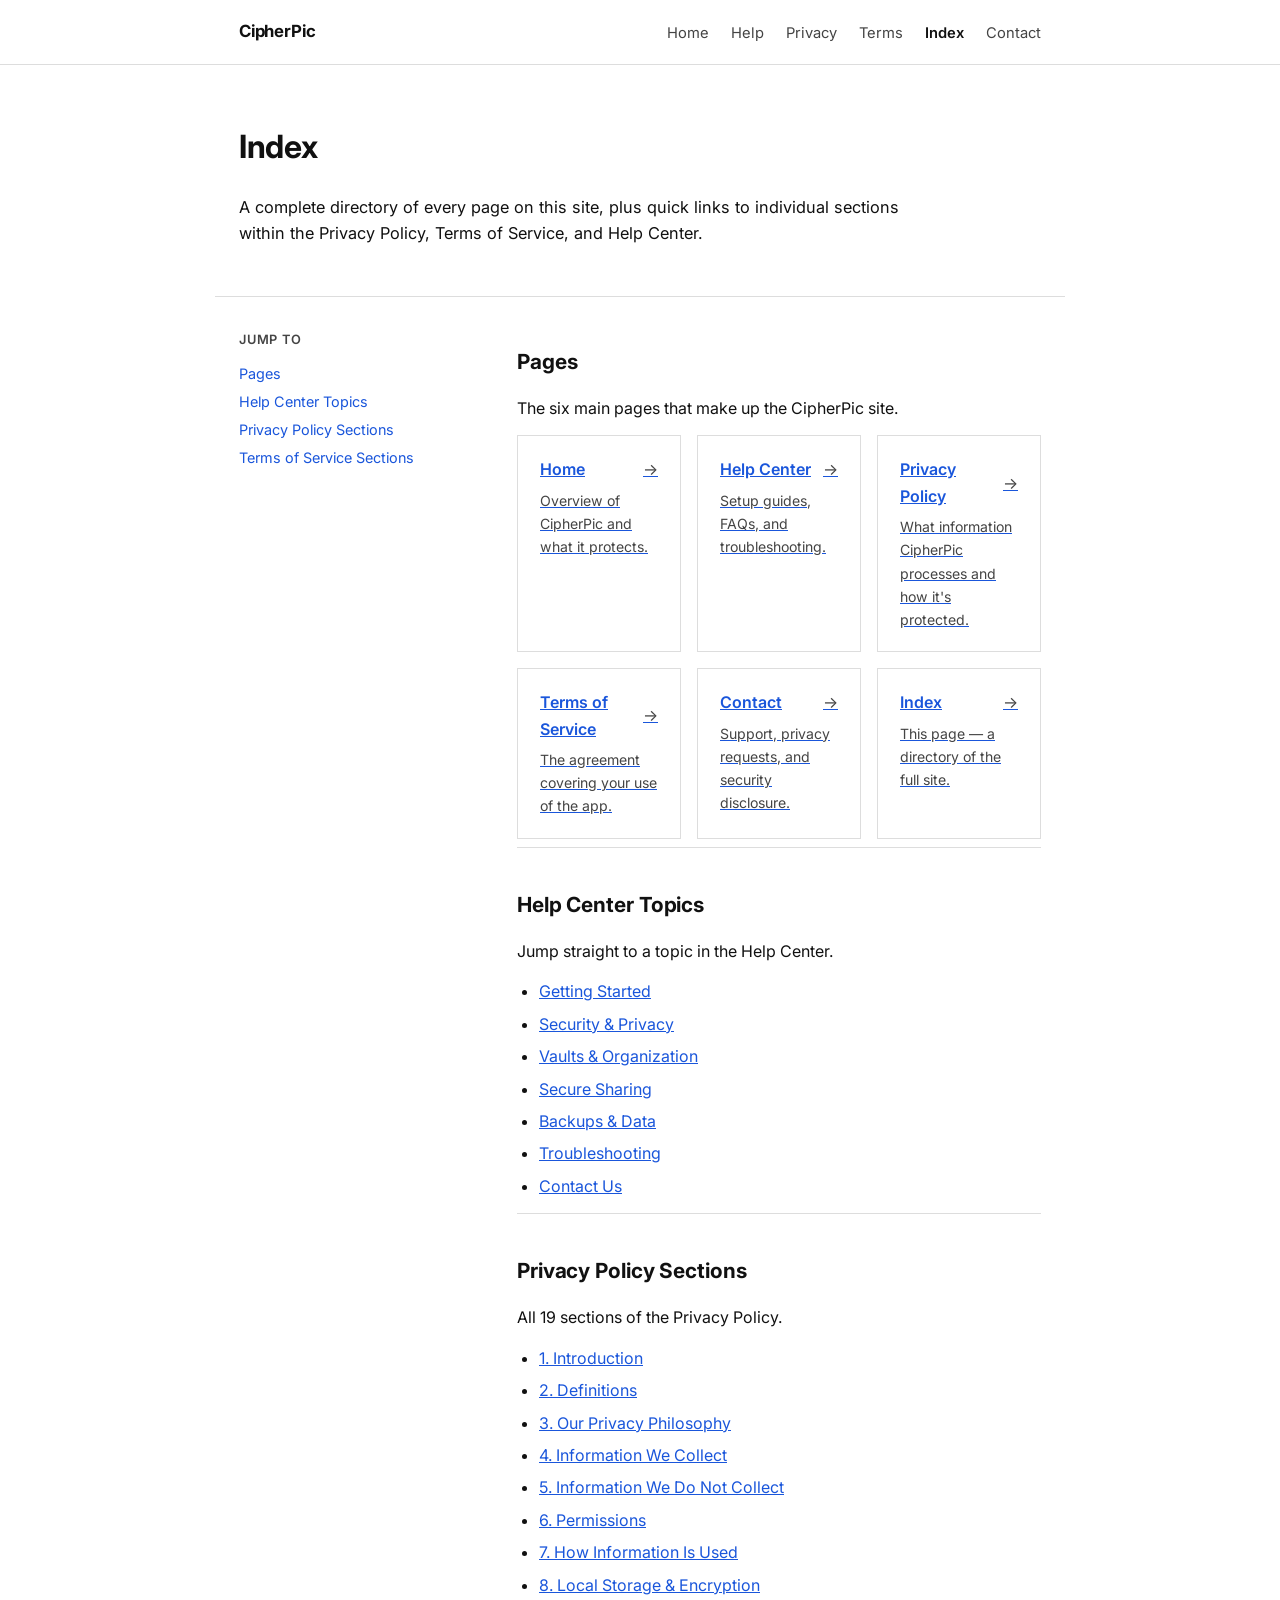
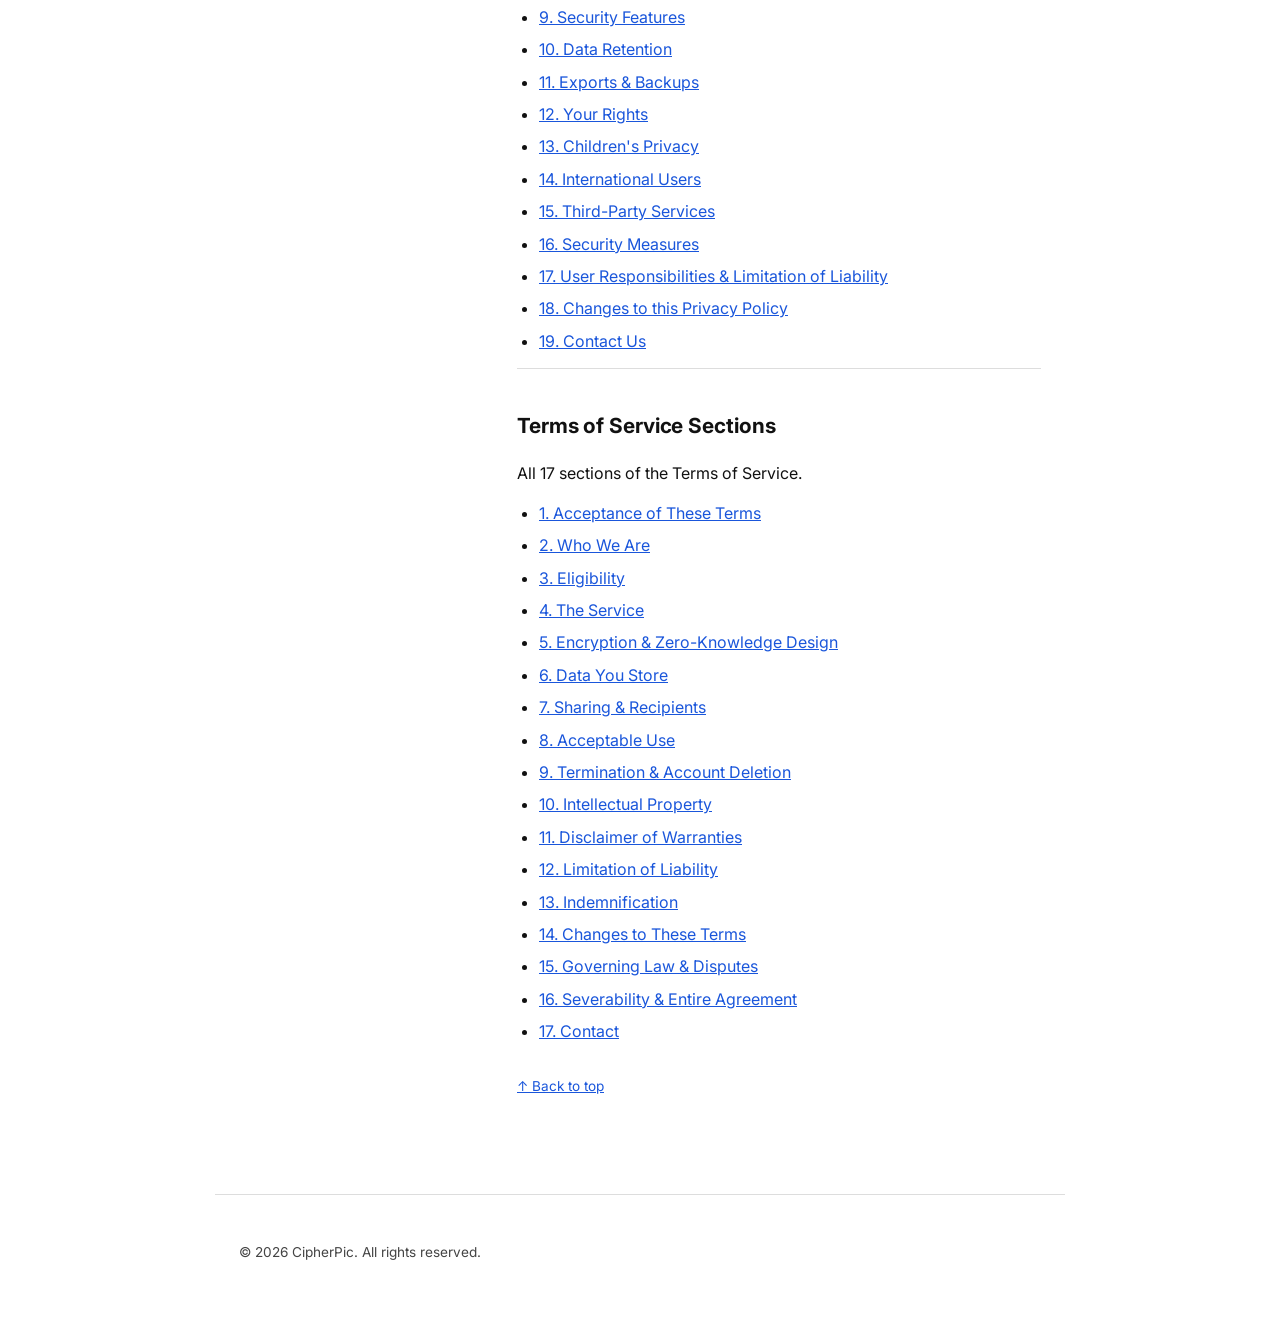
<file: sitemap.html>
<!DOCTYPE html>
<html lang="en">
<head>
<meta charset="UTF-8">
<meta name="viewport" content="width=device-width, initial-scale=1.0">
<title>Index — CipherPic</title>
<link rel="preconnect" href="https://fonts.googleapis.com">
<link href="https://fonts.googleapis.com/css2?family=Inter:wght@400;500;600;700&display=swap" rel="stylesheet">
<link rel="stylesheet" href="styles.css">
</head>
<body>

<nav class="sitenav" aria-label="Site">
  <div class="sitenav-inner">
    <a class="sitenav-brand" href="index.html">CipherPic</a>
    <ul class="sitenav-links">
      <li><a href="index.html">Home</a></li>
      <li><a href="help.html">Help</a></li>
      <li><a href="privacy.html">Privacy</a></li>
      <li><a href="terms.html">Terms</a></li>
      <li><a href="sitemap.html" aria-current="page">Index</a></li>
      <li><a href="contact.html">Contact</a></li>
    </ul>
  </div>
</nav>

<header class="doc-header">
  <h1>Index</h1>
  <p class="doc-intro">
    A complete directory of every page on this site, plus quick links to
    individual sections within the Privacy Policy, Terms of Service, and
    Help Center.
  </p>
</header>

<div class="page">
  <nav class="toc" aria-label="Jump to section">
    <h2>Jump to</h2>
    <ol>
      <li><a href="#pages">Pages</a></li>
      <li><a href="#help-topics">Help Center Topics</a></li>
      <li><a href="#privacy-sections">Privacy Policy Sections</a></li>
      <li><a href="#terms-sections">Terms of Service Sections</a></li>
    </ol>
  </nav>

  <main class="content">

    <section class="policy-section" id="pages">
      <h2>Pages</h2>
      <p>The six main pages that make up the CipherPic site.</p>
      <div class="link-cards">
        <a class="link-card" href="index.html">
          <h3>Home</h3>
          <p>Overview of CipherPic and what it protects.</p>
        </a>
        <a class="link-card" href="help.html">
          <h3>Help Center</h3>
          <p>Setup guides, FAQs, and troubleshooting.</p>
        </a>
        <a class="link-card" href="privacy.html">
          <h3>Privacy Policy</h3>
          <p>What information CipherPic processes and how it's protected.</p>
        </a>
        <a class="link-card" href="terms.html">
          <h3>Terms of Service</h3>
          <p>The agreement covering your use of the app.</p>
        </a>
        <a class="link-card" href="contact.html">
          <h3>Contact</h3>
          <p>Support, privacy requests, and security disclosure.</p>
        </a>
        <a class="link-card" href="sitemap.html">
          <h3>Index</h3>
          <p>This page — a directory of the full site.</p>
        </a>
      </div>
    </section>

    <section class="policy-section" id="help-topics">
      <h2>Help Center Topics</h2>
      <p>Jump straight to a topic in the Help Center.</p>
      <ul>
        <li><a href="help.html#getting-started">Getting Started</a></li>
        <li><a href="help.html#security-privacy">Security &amp; Privacy</a></li>
        <li><a href="help.html#vaults">Vaults &amp; Organization</a></li>
        <li><a href="help.html#sharing">Secure Sharing</a></li>
        <li><a href="help.html#backups">Backups &amp; Data</a></li>
        <li><a href="help.html#troubleshooting">Troubleshooting</a></li>
        <li><a href="help.html#contact">Contact Us</a></li>
      </ul>
    </section>

    <section class="policy-section" id="privacy-sections">
      <h2>Privacy Policy Sections</h2>
      <p>All 19 sections of the Privacy Policy.</p>
      <ul>
        <li><a href="privacy.html#introduction">1. Introduction</a></li>
        <li><a href="privacy.html#definitions">2. Definitions</a></li>
        <li><a href="privacy.html#philosophy">3. Our Privacy Philosophy</a></li>
        <li><a href="privacy.html#information-we-collect">4. Information We Collect</a></li>
        <li><a href="privacy.html#information-we-do-not-collect">5. Information We Do Not Collect</a></li>
        <li><a href="privacy.html#permissions">6. Permissions</a></li>
        <li><a href="privacy.html#how-used">7. How Information Is Used</a></li>
        <li><a href="privacy.html#local-storage-encryption">8. Local Storage &amp; Encryption</a></li>
        <li><a href="privacy.html#security-features">9. Security Features</a></li>
        <li><a href="privacy.html#data-retention">10. Data Retention</a></li>
        <li><a href="privacy.html#exports-backups">11. Exports &amp; Backups</a></li>
        <li><a href="privacy.html#your-rights">12. Your Rights</a></li>
        <li><a href="privacy.html#childrens-privacy">13. Children's Privacy</a></li>
        <li><a href="privacy.html#international-users">14. International Users</a></li>
        <li><a href="privacy.html#third-party-services">15. Third-Party Services</a></li>
        <li><a href="privacy.html#security-measures">16. Security Measures</a></li>
        <li><a href="privacy.html#user-responsibilities">17. User Responsibilities &amp; Limitation of Liability</a></li>
        <li><a href="privacy.html#changes">18. Changes to this Privacy Policy</a></li>
        <li><a href="privacy.html#contact">19. Contact Us</a></li>
      </ul>
    </section>

    <section class="policy-section" id="terms-sections">
      <h2>Terms of Service Sections</h2>
      <p>All 17 sections of the Terms of Service.</p>
      <ul>
        <li><a href="terms.html#acceptance">1. Acceptance of These Terms</a></li>
        <li><a href="terms.html#who-we-are">2. Who We Are</a></li>
        <li><a href="terms.html#eligibility">3. Eligibility</a></li>
        <li><a href="terms.html#the-service">4. The Service</a></li>
        <li><a href="terms.html#encryption-design">5. Encryption &amp; Zero-Knowledge Design</a></li>
        <li><a href="terms.html#data-you-store">6. Data You Store</a></li>
        <li><a href="terms.html#sharing">7. Sharing &amp; Recipients</a></li>
        <li><a href="terms.html#acceptable-use">8. Acceptable Use</a></li>
        <li><a href="terms.html#termination">9. Termination &amp; Account Deletion</a></li>
        <li><a href="terms.html#ip">10. Intellectual Property</a></li>
        <li><a href="terms.html#warranties">11. Disclaimer of Warranties</a></li>
        <li><a href="terms.html#liability">12. Limitation of Liability</a></li>
        <li><a href="terms.html#indemnification">13. Indemnification</a></li>
        <li><a href="terms.html#changes">14. Changes to These Terms</a></li>
        <li><a href="terms.html#governing-law">15. Governing Law &amp; Disputes</a></li>
        <li><a href="terms.html#severability">16. Severability &amp; Entire Agreement</a></li>
        <li><a href="terms.html#contact">17. Contact</a></li>
      </ul>

      <a class="back-to-top" href="#pages">↑ Back to top</a>
    </section>

  </main>
</div>

<footer class="doc-footer">
  <p>© 2026 CipherPic. All rights reserved.</p>
</footer>

</body>
</html>
</file>
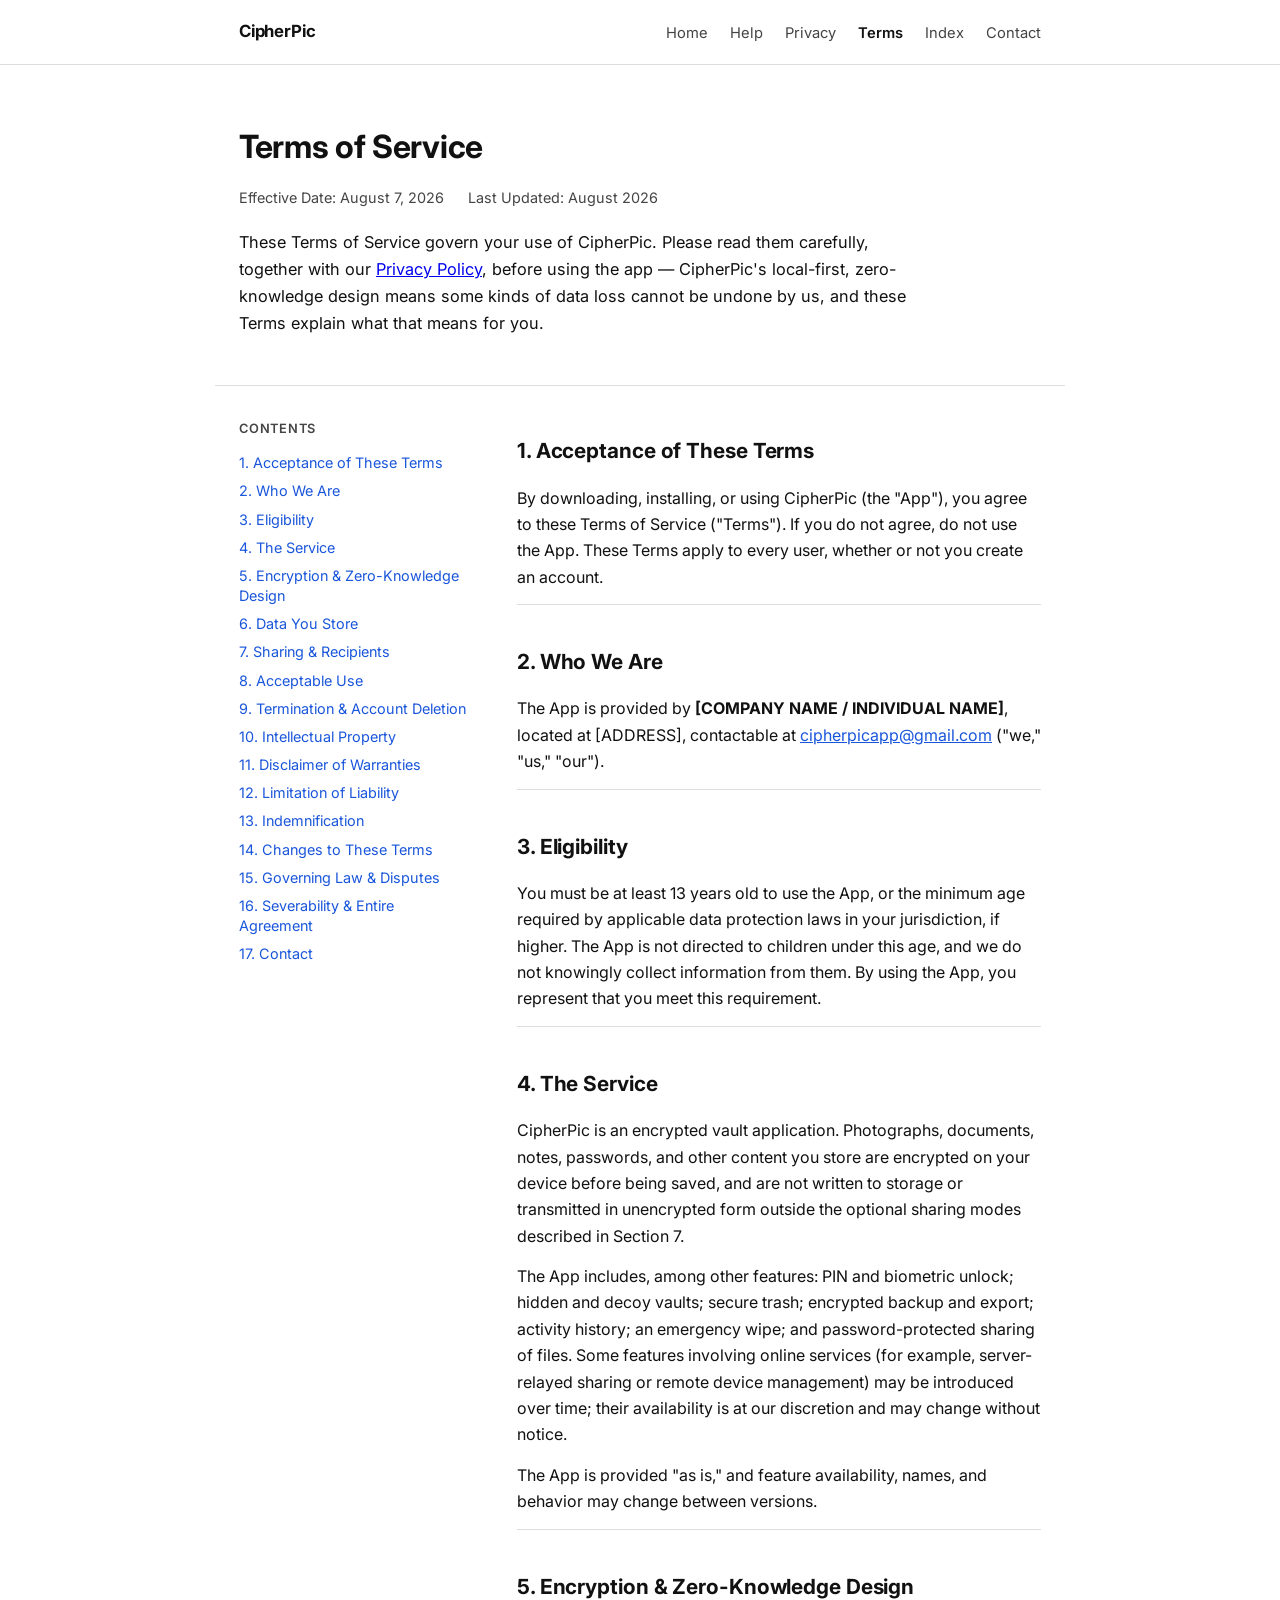
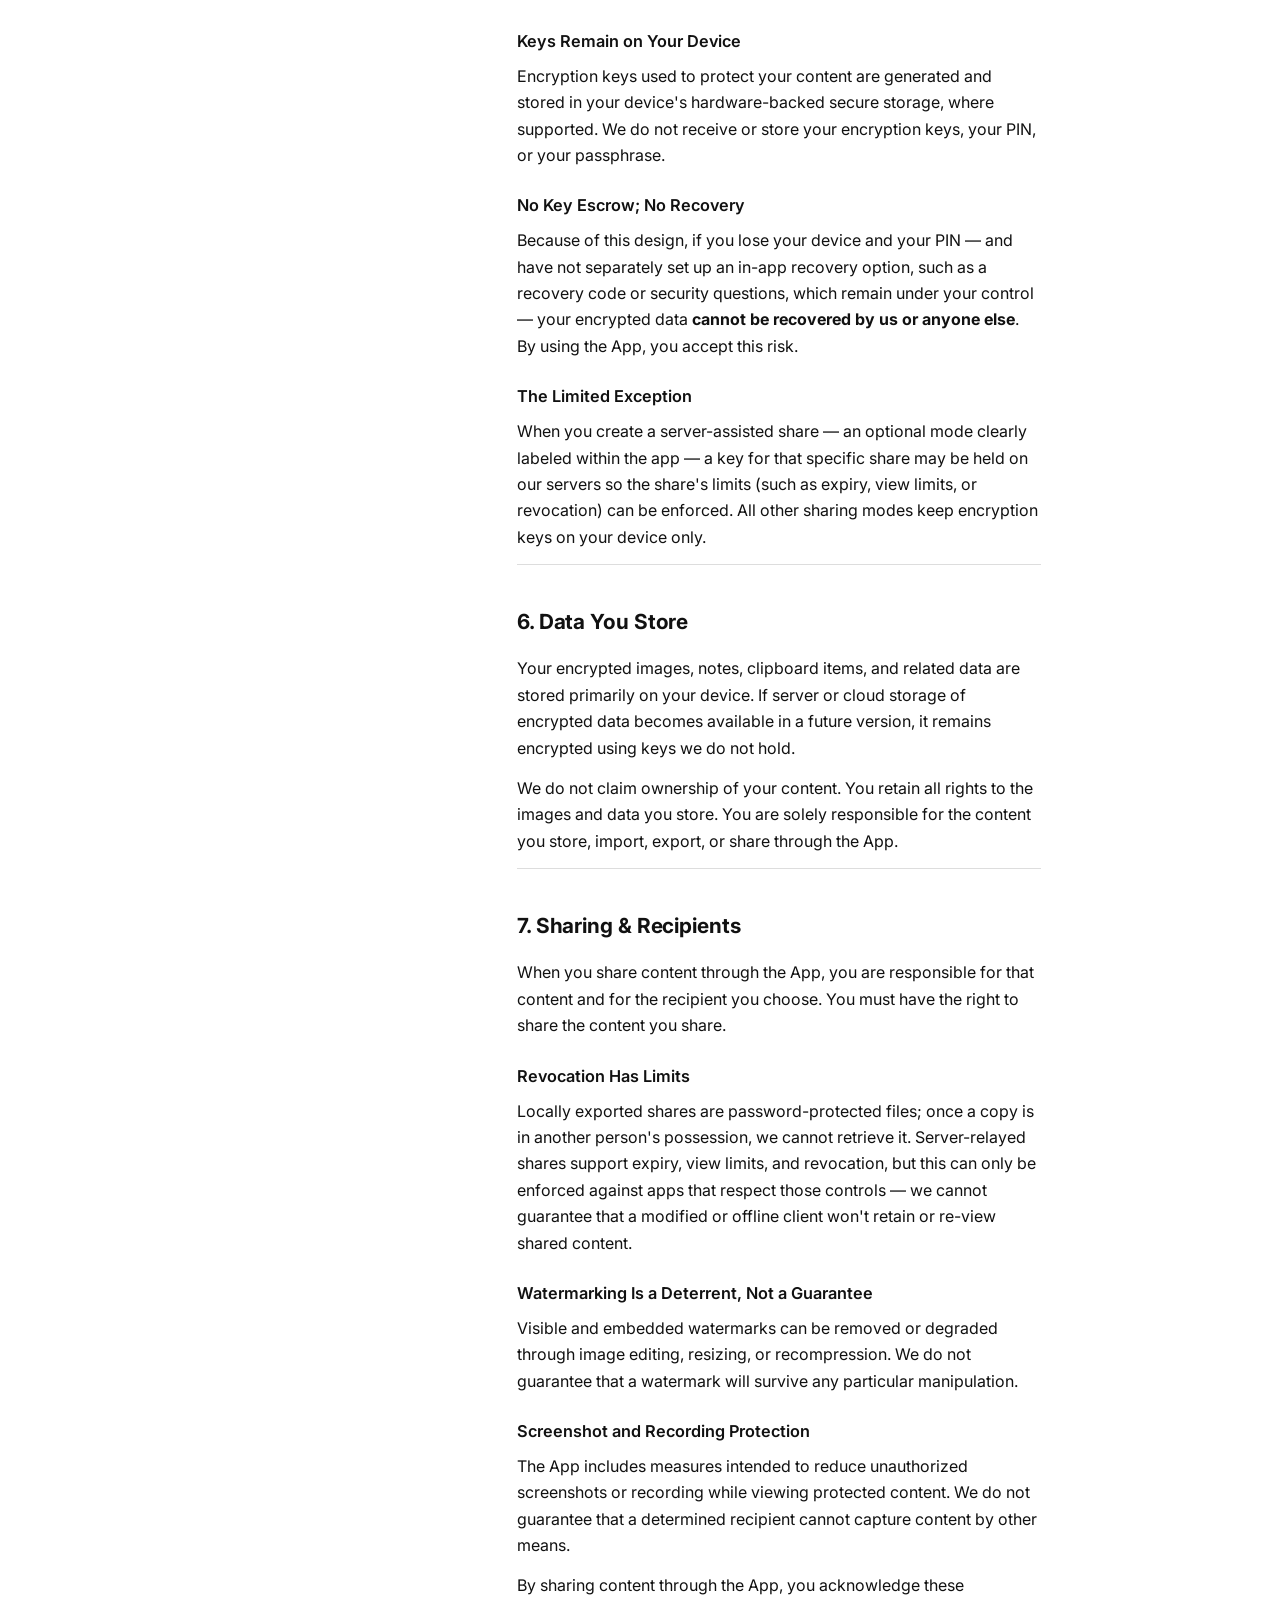
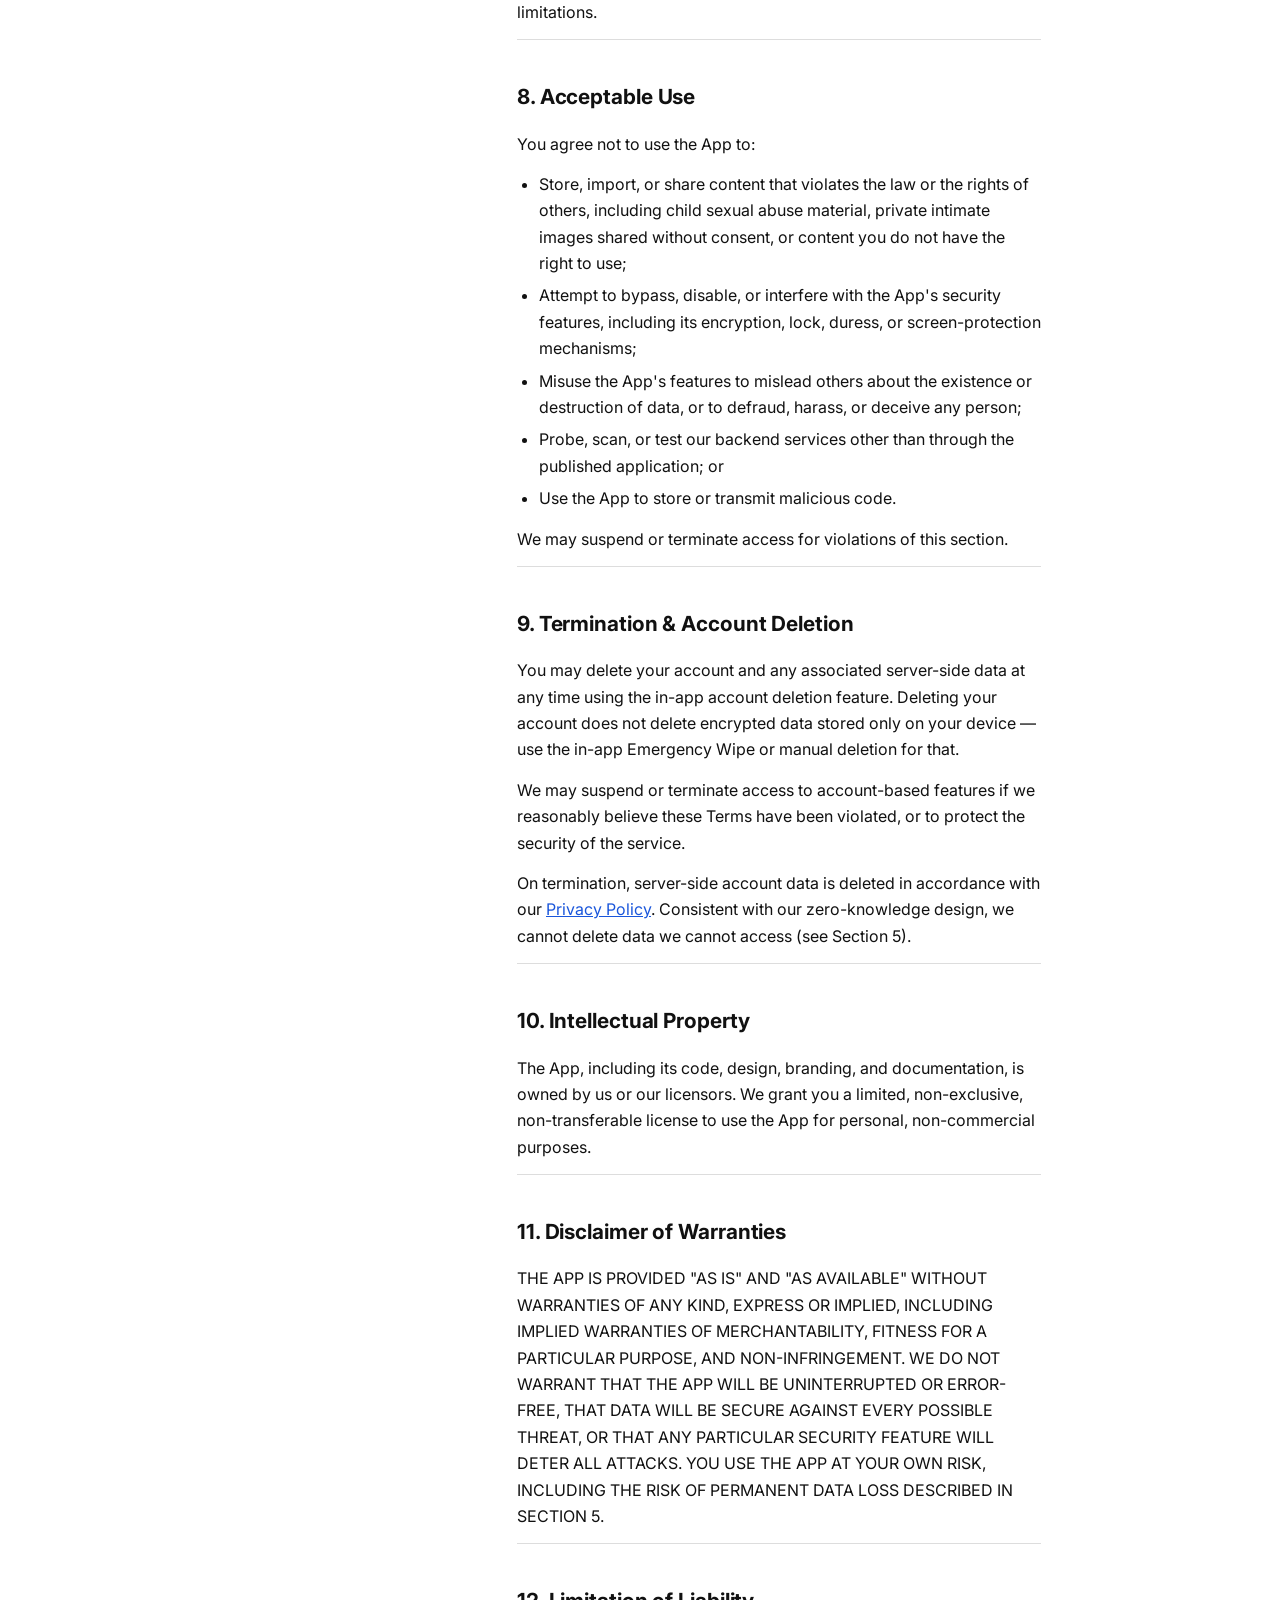
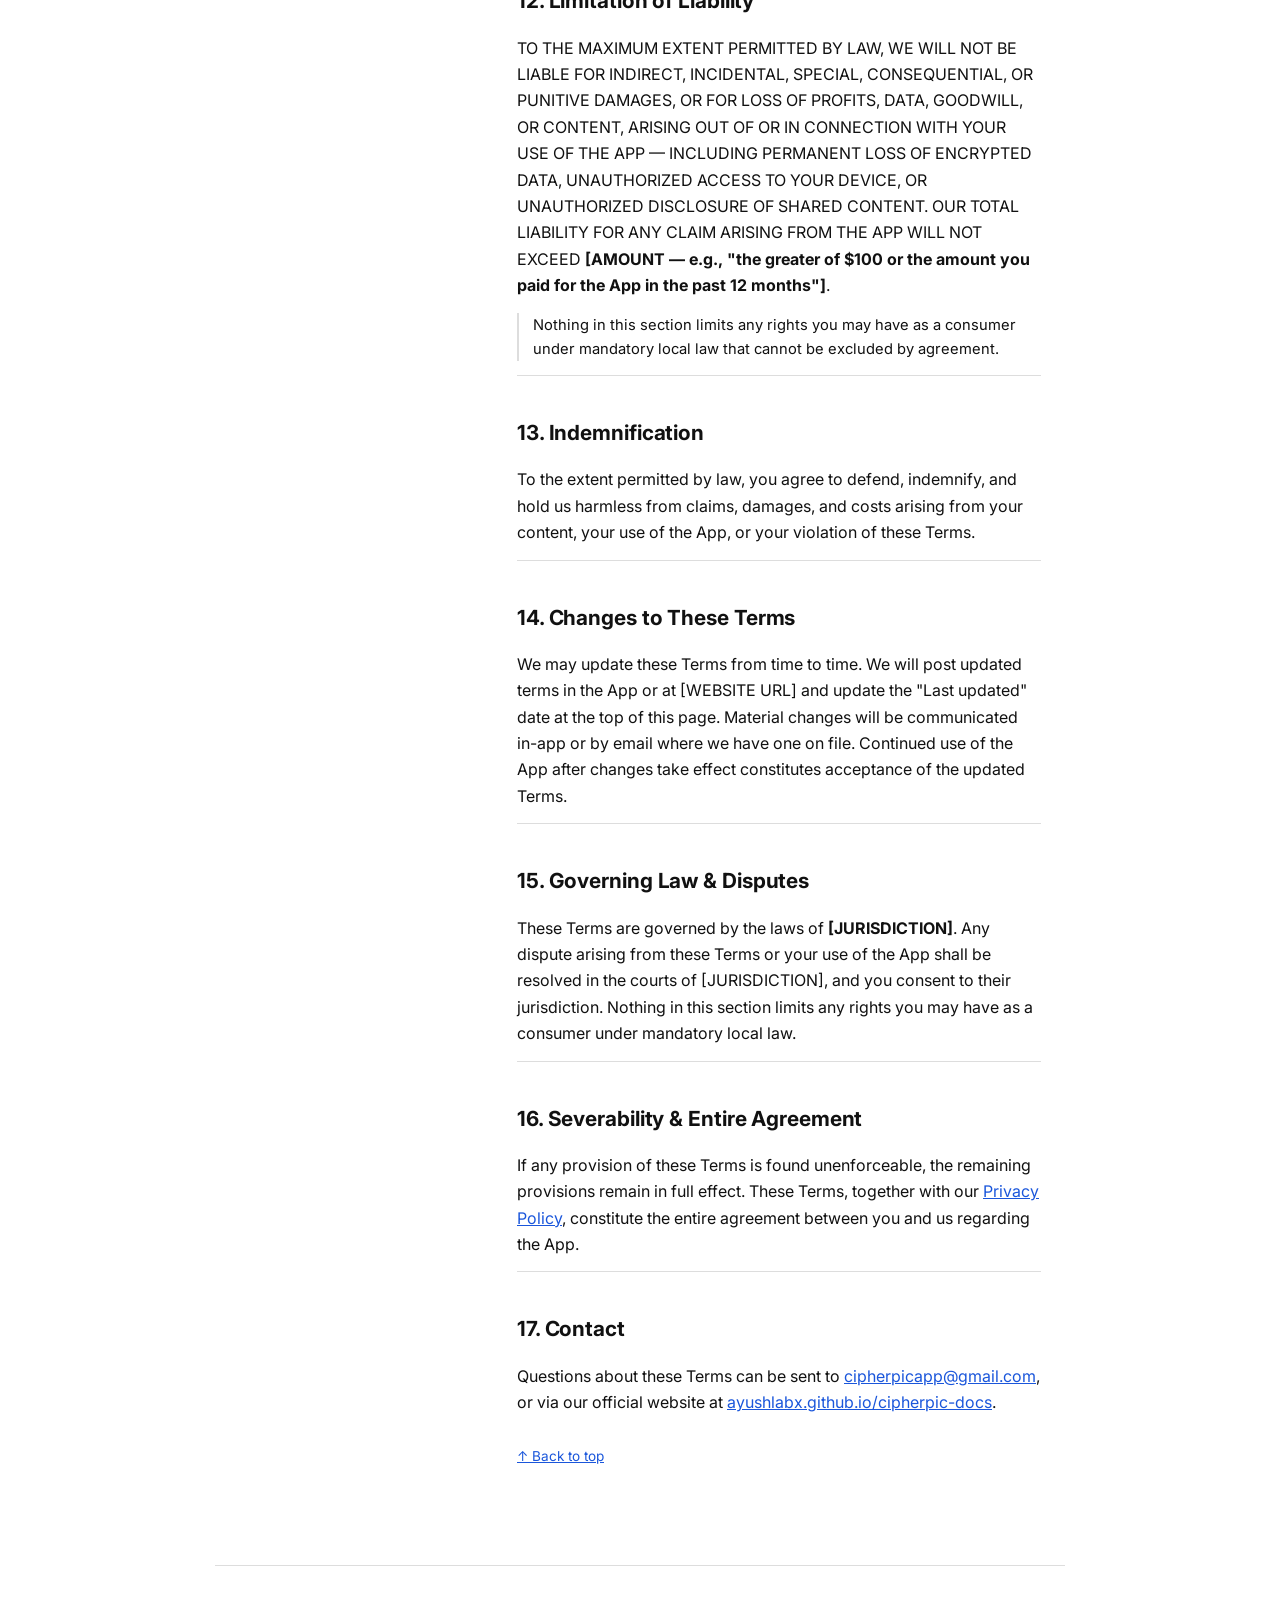
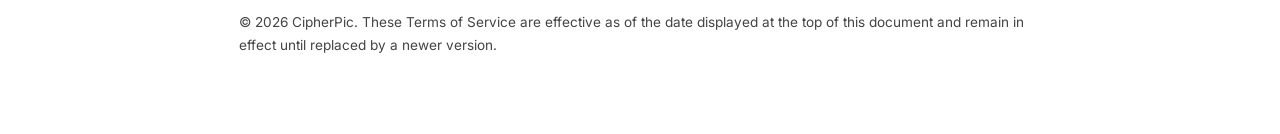
<file: terms.html>
<!DOCTYPE html>
<html lang="en">
<head>
<meta charset="UTF-8">
<meta name="viewport" content="width=device-width, initial-scale=1.0">
<title>Terms of Service — CipherPic</title>
<link rel="preconnect" href="https://fonts.googleapis.com">
<link href="https://fonts.googleapis.com/css2?family=Inter:wght@400;500;600;700&display=swap" rel="stylesheet">
<link rel="stylesheet" href="styles.css">
</head>
<body>
<nav class="sitenav" aria-label="Site">
  <div class="sitenav-inner">
    <a class="sitenav-brand" href="index.html">CipherPic</a>
    <ul class="sitenav-links">
      <li><a href="index.html">Home</a></li>
      <li><a href="help.html">Help</a></li>
      <li><a href="privacy.html">Privacy</a></li>
      <li><a href="terms.html" aria-current="page">Terms</a></li>
      <li><a href="sitemap.html">Index</a></li>
      <li><a href="contact.html">Contact</a></li>
    </ul>
  </div>
</nav>

<header class="doc-header">
  <h1>Terms of Service</h1>
  <p class="doc-dates">
    <span>Effective Date: August 7, 2026</span>
    <span>Last Updated: August 2026</span>
  </p>
  <p class="doc-intro">
    These Terms of Service govern your use of CipherPic. Please read them
    carefully, together with our
    <a href="privacy.html">Privacy Policy</a>, before using the app —
    CipherPic's local-first, zero-knowledge design means some kinds of data
    loss cannot be undone by us, and these Terms explain what that means for
    you.
  </p>
</header>

<div class="page">

  <nav class="toc" aria-label="Table of contents">
    <h2>Contents</h2>
    <ol>
      <li><a href="#acceptance">1. Acceptance of These Terms</a></li>
      <li><a href="#who-we-are">2. Who We Are</a></li>
      <li><a href="#eligibility">3. Eligibility</a></li>
      <li><a href="#the-service">4. The Service</a></li>
      <li><a href="#encryption-design">5. Encryption &amp; Zero-Knowledge Design</a></li>
      <li><a href="#data-you-store">6. Data You Store</a></li>
      <li><a href="#sharing">7. Sharing &amp; Recipients</a></li>
      <li><a href="#acceptable-use">8. Acceptable Use</a></li>
      <li><a href="#termination">9. Termination &amp; Account Deletion</a></li>
      <li><a href="#ip">10. Intellectual Property</a></li>
      <li><a href="#warranties">11. Disclaimer of Warranties</a></li>
      <li><a href="#liability">12. Limitation of Liability</a></li>
      <li><a href="#indemnification">13. Indemnification</a></li>
      <li><a href="#changes">14. Changes to These Terms</a></li>
      <li><a href="#governing-law">15. Governing Law &amp; Disputes</a></li>
      <li><a href="#severability">16. Severability &amp; Entire Agreement</a></li>
      <li><a href="#contact">17. Contact</a></li>
    </ol>
  </nav>

  <main class="content">

    <section class="policy-section" id="acceptance">
      <h2>1. Acceptance of These Terms</h2>
      <p>
        By downloading, installing, or using CipherPic (the "App"), you agree
        to these Terms of Service ("Terms"). If you do not agree, do not use
        the App. These Terms apply to every user, whether or not you create
        an account.
      </p>
    </section>

    <section class="policy-section" id="who-we-are">
      <h2>2. Who We Are</h2>
      <p>
        The App is provided by <strong>[COMPANY NAME / INDIVIDUAL NAME]</strong>,
        located at [ADDRESS], contactable at
        <a href="mailto:cipherpicapp@gmail.com">cipherpicapp@gmail.com</a>
        ("we," "us," "our").
      </p>
    </section>

    <section class="policy-section" id="eligibility">
      <h2>3. Eligibility</h2>
      <p>
        You must be at least 13 years old to use the App, or the minimum age
        required by applicable data protection laws in your jurisdiction, if
        higher. The App is not directed to children under this age, and we do
        not knowingly collect information from them. By using the App, you
        represent that you meet this requirement.
      </p>
    </section>

    <section class="policy-section" id="the-service">
      <h2>4. The Service</h2>
      <p>
        CipherPic is an encrypted vault application. Photographs, documents,
        notes, passwords, and other content you store are encrypted on your
        device before being saved, and are not written to storage or
        transmitted in unencrypted form outside the optional sharing modes
        described in Section 7.
      </p>
      <p>
        The App includes, among other features: PIN and biometric unlock;
        hidden and decoy vaults; secure trash; encrypted backup and export;
        activity history; an emergency wipe; and password-protected sharing
        of files. Some features involving online services (for example,
        server-relayed sharing or remote device management) may be introduced
        over time; their availability is at our discretion and may change
        without notice.
      </p>
      <p>
        The App is provided "as is," and feature availability, names, and
        behavior may change between versions.
      </p>
    </section>

    <section class="policy-section" id="encryption-design">
      <h2>5. Encryption &amp; Zero-Knowledge Design</h2>
      <h3>Keys Remain on Your Device</h3>
      <p>
        Encryption keys used to protect your content are generated and stored
        in your device's hardware-backed secure storage, where supported. We
        do not receive or store your encryption keys, your PIN, or your
        passphrase.
      </p>
      <h3>No Key Escrow; No Recovery</h3>
      <p>
        Because of this design, if you lose your device and your PIN — and
        have not separately set up an in-app recovery option, such as a
        recovery code or security questions, which remain under your control
        — your encrypted data <strong>cannot be recovered by us or anyone
        else</strong>. By using the App, you accept this risk.
      </p>
      <h3>The Limited Exception</h3>
      <p>
        When you create a server-assisted share — an optional mode clearly
        labeled within the app — a key for that specific share may be held on
        our servers so the share's limits (such as expiry, view limits, or
        revocation) can be enforced. All other sharing modes keep encryption
        keys on your device only.
      </p>
    </section>

    <section class="policy-section" id="data-you-store">
      <h2>6. Data You Store</h2>
      <p>
        Your encrypted images, notes, clipboard items, and related data are
        stored primarily on your device. If server or cloud storage of
        encrypted data becomes available in a future version, it remains
        encrypted using keys we do not hold.
      </p>
      <p>
        We do not claim ownership of your content. You retain all rights to
        the images and data you store. You are solely responsible for the
        content you store, import, export, or share through the App.
      </p>
    </section>

    <section class="policy-section" id="sharing">
      <h2>7. Sharing &amp; Recipients</h2>
      <p>
        When you share content through the App, you are responsible for that
        content and for the recipient you choose. You must have the right to
        share the content you share.
      </p>
      <h3>Revocation Has Limits</h3>
      <p>
        Locally exported shares are password-protected files; once a copy is
        in another person's possession, we cannot retrieve it. Server-relayed
        shares support expiry, view limits, and revocation, but this can only
        be enforced against apps that respect those controls — we cannot
        guarantee that a modified or offline client won't retain or re-view
        shared content.
      </p>
      <h3>Watermarking Is a Deterrent, Not a Guarantee</h3>
      <p>
        Visible and embedded watermarks can be removed or degraded through
        image editing, resizing, or recompression. We do not guarantee that a
        watermark will survive any particular manipulation.
      </p>
      <h3>Screenshot and Recording Protection</h3>
      <p>
        The App includes measures intended to reduce unauthorized screenshots
        or recording while viewing protected content. We do not guarantee
        that a determined recipient cannot capture content by other means.
      </p>
      <p>By sharing content through the App, you acknowledge these limitations.</p>
    </section>

    <section class="policy-section" id="acceptable-use">
      <h2>8. Acceptable Use</h2>
      <p>You agree not to use the App to:</p>
      <ul>
        <li>Store, import, or share content that violates the law or the rights of others, including child sexual abuse material, private intimate images shared without consent, or content you do not have the right to use;</li>
        <li>Attempt to bypass, disable, or interfere with the App's security features, including its encryption, lock, duress, or screen-protection mechanisms;</li>
        <li>Misuse the App's features to mislead others about the existence or destruction of data, or to defraud, harass, or deceive any person;</li>
        <li>Probe, scan, or test our backend services other than through the published application; or</li>
        <li>Use the App to store or transmit malicious code.</li>
      </ul>
      <p>We may suspend or terminate access for violations of this section.</p>
    </section>

    <section class="policy-section" id="termination">
      <h2>9. Termination &amp; Account Deletion</h2>
      <p>
        You may delete your account and any associated server-side data at
        any time using the in-app account deletion feature. Deleting your
        account does not delete encrypted data stored only on your device —
        use the in-app Emergency Wipe or manual deletion for that.
      </p>
      <p>
        We may suspend or terminate access to account-based features if we
        reasonably believe these Terms have been violated, or to protect the
        security of the service.
      </p>
      <p>
        On termination, server-side account data is deleted in accordance
        with our <a href="privacy.html">Privacy Policy</a>. Consistent with
        our zero-knowledge design, we cannot delete data we cannot access
        (see Section 5).
      </p>
    </section>

    <section class="policy-section" id="ip">
      <h2>10. Intellectual Property</h2>
      <p>
        The App, including its code, design, branding, and documentation, is
        owned by us or our licensors. We grant you a limited, non-exclusive,
        non-transferable license to use the App for personal, non-commercial
        purposes.
      </p>
    </section>

    <section class="policy-section" id="warranties">
      <h2>11. Disclaimer of Warranties</h2>
      <p>
        THE APP IS PROVIDED "AS IS" AND "AS AVAILABLE" WITHOUT WARRANTIES OF
        ANY KIND, EXPRESS OR IMPLIED, INCLUDING IMPLIED WARRANTIES OF
        MERCHANTABILITY, FITNESS FOR A PARTICULAR PURPOSE, AND
        NON-INFRINGEMENT. WE DO NOT WARRANT THAT THE APP WILL BE UNINTERRUPTED
        OR ERROR-FREE, THAT DATA WILL BE SECURE AGAINST EVERY POSSIBLE
        THREAT, OR THAT ANY PARTICULAR SECURITY FEATURE WILL DETER ALL
        ATTACKS. YOU USE THE APP AT YOUR OWN RISK, INCLUDING THE RISK OF
        PERMANENT DATA LOSS DESCRIBED IN SECTION 5.
      </p>
    </section>

    <section class="policy-section" id="liability">
      <h2>12. Limitation of Liability</h2>
      <p>
        TO THE MAXIMUM EXTENT PERMITTED BY LAW, WE WILL NOT BE LIABLE FOR
        INDIRECT, INCIDENTAL, SPECIAL, CONSEQUENTIAL, OR PUNITIVE DAMAGES, OR
        FOR LOSS OF PROFITS, DATA, GOODWILL, OR CONTENT, ARISING OUT OF OR IN
        CONNECTION WITH YOUR USE OF THE APP — INCLUDING PERMANENT LOSS OF
        ENCRYPTED DATA, UNAUTHORIZED ACCESS TO YOUR DEVICE, OR UNAUTHORIZED
        DISCLOSURE OF SHARED CONTENT. OUR TOTAL LIABILITY FOR ANY CLAIM
        ARISING FROM THE APP WILL NOT EXCEED
        <strong>[AMOUNT — e.g., "the greater of $100 or the amount you paid
        for the App in the past 12 months"]</strong>.
      </p>
      <p class="note">Nothing in this section limits any rights you may have as a consumer under mandatory local law that cannot be excluded by agreement.</p>
    </section>

    <section class="policy-section" id="indemnification">
      <h2>13. Indemnification</h2>
      <p>
        To the extent permitted by law, you agree to defend, indemnify, and
        hold us harmless from claims, damages, and costs arising from your
        content, your use of the App, or your violation of these Terms.
      </p>
    </section>

    <section class="policy-section" id="changes">
      <h2>14. Changes to These Terms</h2>
      <p>
        We may update these Terms from time to time. We will post updated
        terms in the App or at [WEBSITE URL] and update the "Last updated"
        date at the top of this page. Material changes will be communicated
        in-app or by email where we have one on file. Continued use of the
        App after changes take effect constitutes acceptance of the updated
        Terms.
      </p>
    </section>

    <section class="policy-section" id="governing-law">
      <h2>15. Governing Law &amp; Disputes</h2>
      <p>
        These Terms are governed by the laws of <strong>[JURISDICTION]</strong>.
        Any dispute arising from these Terms or your use of the App shall be
        resolved in the courts of [JURISDICTION], and you consent to their
        jurisdiction. Nothing in this section limits any rights you may have
        as a consumer under mandatory local law.
      </p>
    </section>

    <section class="policy-section" id="severability">
      <h2>16. Severability &amp; Entire Agreement</h2>
      <p>
        If any provision of these Terms is found unenforceable, the remaining
        provisions remain in full effect. These Terms, together with our
        <a href="privacy.html">Privacy Policy</a>, constitute the entire
        agreement between you and us regarding the App.
      </p>
    </section>

    <section class="policy-section" id="contact">
      <h2>17. Contact</h2>
      <p>
        Questions about these Terms can be sent to
        <a href="mailto:cipherpicapp@gmail.com">cipherpicapp@gmail.com</a>,
        or via our official website at
        <a href="https://ayushlabx.github.io/cipherpic-docs/" target="_blank" rel="noopener noreferrer">ayushlabx.github.io/cipherpic-docs</a>.
      </p>
      <a class="back-to-top" href="#acceptance">↑ Back to top</a>
    </section>

  </main>
</div>

<footer class="doc-footer">
  <p>© 2026 CipherPic. These Terms of Service are effective as of the date displayed at the top of this document and remain in effect until replaced by a newer version.</p>
</footer>

</body>
</html>
</file>
<file: styles.css>
/* ==========================================================================
   privacy.css
   Clean, minimal styling for CipherPic's Privacy Policy page.
   White background, black text, no gradients, no animation.
   ========================================================================== */

:root {
  --text: #111111;
  --text-muted: #444444;
  --border: #dddddd;
  --link: #1a56db;
  --link-visited: #1a56db;
  --bg: #ffffff;
  --max-width: 850px;
  --font-body: "Inter", -apple-system, BlinkMacSystemFont, "Segoe UI", Roboto,
    "Helvetica Neue", Arial, sans-serif;
}

* {
  box-sizing: border-box;
}

html {
  scroll-behavior: smooth;
}

a {
  cursor: pointer;
}

a:focus-visible,
button:focus-visible {
  outline: 2px solid var(--link);
  outline-offset: 2px;
}

body {
  margin: 0;
  padding: 0;
  background: var(--bg);
  color: var(--text);
  font-family: var(--font-body);
  font-size: 16px;
  line-height: 1.65;
  -webkit-font-smoothing: antialiased;
}

/* Layout ------------------------------------------------------------- */

.page {
  display: flex;
  max-width: var(--max-width);
  margin: 0 auto;
  align-items: flex-start;
  gap: 48px;
  padding: 0 24px;
}

.content {
  flex: 1;
  min-width: 0;
  padding-bottom: 96px;
}

/* Site navigation --------------------------------------------------------- */

.sitenav {
  border-bottom: 1px solid var(--border);
}

.sitenav-inner {
  max-width: var(--max-width);
  margin: 0 auto;
  padding: 18px 24px;
  display: flex;
  align-items: center;
  justify-content: space-between;
  flex-wrap: wrap;
  gap: 12px;
}

.sitenav-brand {
  font-weight: 700;
  font-size: 1.05rem;
  color: var(--text);
  text-decoration: none;
  letter-spacing: -0.01em;
}

.sitenav-links {
  display: flex;
  gap: 22px;
  flex-wrap: wrap;
  list-style: none;
  margin: 0;
  padding: 0;
}

.sitenav-links a {
  font-size: 0.92rem;
  color: var(--text-muted);
  text-decoration: none;
}

.sitenav-links a:hover {
  color: var(--link);
  text-decoration: underline;
}

.sitenav-links a[aria-current="page"] {
  color: var(--text);
  font-weight: 600;
}

/* Header --------------------------------------------------------------- */

.doc-header {
  max-width: var(--max-width);
  margin: 0 auto;
  padding: 56px 24px 32px;
  border-bottom: 1px solid var(--border);
}

.doc-header h1 {
  font-size: 2rem;
  font-weight: 700;
  margin: 0 0 12px;
  letter-spacing: -0.01em;
}

.doc-dates {
  font-size: 0.9rem;
  color: var(--text-muted);
  margin: 0;
}

.doc-dates span {
  display: inline-block;
  margin-right: 20px;
}

.doc-intro {
  margin-top: 20px;
  font-size: 1.02rem;
  color: var(--text);
  max-width: 68ch;
}

/* Table of contents ------------------------------------------------------ */

.toc {
  width: 230px;
  flex-shrink: 0;
  position: sticky;
  top: 32px;
  align-self: flex-start;
  max-height: calc(100vh - 64px);
  overflow-y: auto;
  padding: 32px 0;
}

.toc h2 {
  font-size: 0.8rem;
  text-transform: uppercase;
  letter-spacing: 0.06em;
  color: var(--text-muted);
  margin: 0 0 14px;
  font-weight: 600;
}

.toc ol {
  list-style: none;
  margin: 0;
  padding: 0;
  counter-reset: toc-counter;
}

.toc li {
  margin: 0 0 8px;
}

.toc a {
  font-size: 0.9rem;
  text-decoration: none;
  color: var(--link);
  line-height: 1.4;
  display: block;
}

.toc a:hover,
.toc a:focus {
  text-decoration: underline;
}

/* Sections ---------------------------------------------------------------- */

section.policy-section {
  padding-top: 40px;
  margin-top: 8px;
  border-top: 1px solid var(--border);
  scroll-margin-top: 24px;
}

section.policy-section:first-of-type {
  border-top: none;
}

.policy-section h2 {
  font-size: 1.3rem;
  font-weight: 700;
  margin: 0 0 16px;
  letter-spacing: -0.005em;
}

.policy-section h3 {
  font-size: 1.02rem;
  font-weight: 600;
  margin: 24px 0 8px;
}

.policy-section p {
  margin: 0 0 14px;
  color: var(--text);
}

.policy-section ul,
.policy-section ol.plain {
  margin: 0 0 14px;
  padding-left: 22px;
}

.policy-section li {
  margin-bottom: 6px;
}

.policy-section a {
  color: var(--link);
  text-decoration: underline;
}

.policy-section a:hover {
  text-decoration: none;
}

.note {
  font-size: 0.92rem;
  color: var(--text-muted);
  border-left: 2px solid var(--border);
  padding-left: 14px;
  margin: 16px 0;
}

/* Footer -------------------------------------------------------------- */

.doc-footer {
  max-width: var(--max-width);
  margin: 0 auto;
  padding: 32px 24px 64px;
  border-top: 1px solid var(--border);
  color: var(--text-muted);
  font-size: 0.85rem;
}

/* Back to top ----------------------------------------------------------- */

.back-to-top {
  display: inline-block;
  margin-top: 16px;
  font-size: 0.85rem;
}

/* Responsive ------------------------------------------------------------- */

@media (max-width: 780px) {
  .page {
    flex-direction: column;
    gap: 0;
  }

  .toc {
    position: static;
    width: 100%;
    max-height: none;
    padding: 24px 0;
    border-bottom: 1px solid var(--border);
    margin-bottom: 16px;
  }
}

/* Home page --------------------------------------------------------------- */

.hero {
  max-width: var(--max-width);
  margin: 0 auto;
  padding: 64px 24px 48px;
}

.hero h1 {
  font-size: 2.25rem;
  font-weight: 700;
  letter-spacing: -0.01em;
  margin: 0 0 16px;
}

.hero p.lede {
  font-size: 1.1rem;
  color: var(--text-muted);
  max-width: 62ch;
  margin: 0 0 28px;
}

.hero-actions {
  display: flex;
  gap: 12px;
  flex-wrap: wrap;
}

.btn {
  display: inline-block;
  padding: 10px 20px;
  font-size: 0.92rem;
  font-weight: 600;
  text-decoration: none;
  border: 1px solid var(--text);
  color: var(--text);
  background: var(--bg);
}

.btn:hover,
.btn:focus-visible {
  background: var(--text);
  color: var(--bg);
}

.btn.btn-quiet {
  border-color: var(--text);
  color: var(--text);
  background: transparent;
  font-weight: 500;
}

.btn.btn-quiet:hover,
.btn.btn-quiet:focus-visible {
  background: var(--text);
  color: var(--bg);
  border-color: var(--text);
}

.home-section {
  max-width: var(--max-width);
  margin: 0 auto;
  padding: 40px 24px;
  border-top: 1px solid var(--border);
}

.home-section h2 {
  font-size: 1.3rem;
  font-weight: 700;
  margin: 0 0 20px;
}

.feature-grid {
  display: grid;
  grid-template-columns: repeat(2, 1fr);
  gap: 28px 32px;
}

.feature-item h3 {
  font-size: 1rem;
  font-weight: 600;
  margin: 0 0 6px;
}

.feature-item p {
  margin: 0;
  color: var(--text-muted);
  font-size: 0.95rem;
}

.link-cards {
  display: grid;
  grid-template-columns: repeat(3, 1fr);
  gap: 16px;
}

.link-card {
  display: block;
  border: 1px solid var(--border);
  padding: 20px 22px;
  text-decoration: none;
  color: var(--text);
  background: var(--bg);
}

.link-card:hover,
.link-card:focus-visible {
  border-color: var(--text);
  background: #fafafa;
}

.link-card h3 {
  margin: 0 0 6px;
  font-size: 1rem;
  font-weight: 600;
  display: flex;
  align-items: center;
  justify-content: space-between;
  gap: 8px;
}

.link-card h3::after {
  content: "→";
  color: var(--text-muted);
  font-weight: 400;
}

.link-card:hover h3::after,
.link-card:focus-visible h3::after {
  color: var(--link);
}

.link-card p {
  margin: 0;
  font-size: 0.88rem;
  color: var(--text-muted);
}

@media (max-width: 640px) {
  .feature-grid,
  .link-cards {
    grid-template-columns: 1fr;
  }
}

/* Print --------------------------------------------------------------- */

@media print {
  .toc {
    display: none;
  }

  .page {
    display: block;
    max-width: 100%;
  }

  a {
    color: var(--text) !important;
    text-decoration: none !important;
  }

  section.policy-section {
    break-inside: avoid-page;
  }

  .back-to-top {
    display: none;
  }
}
</file>
